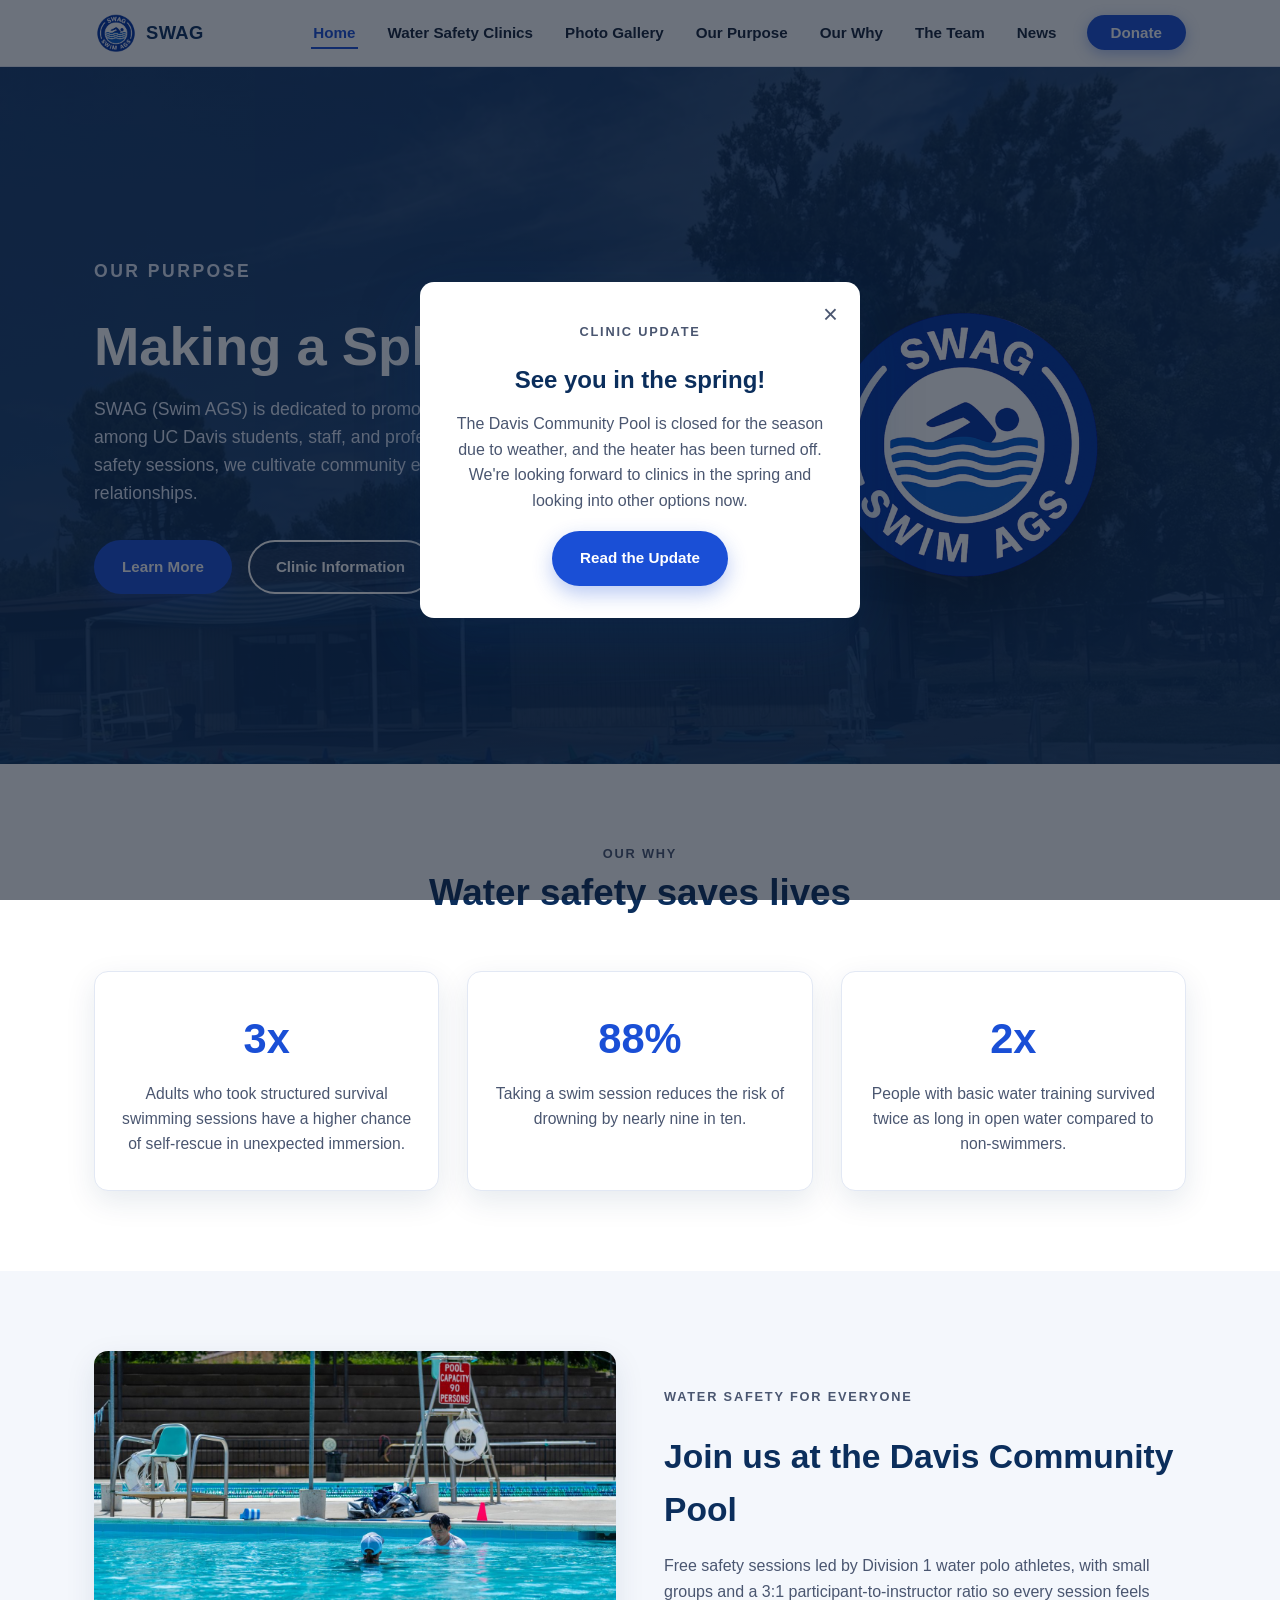
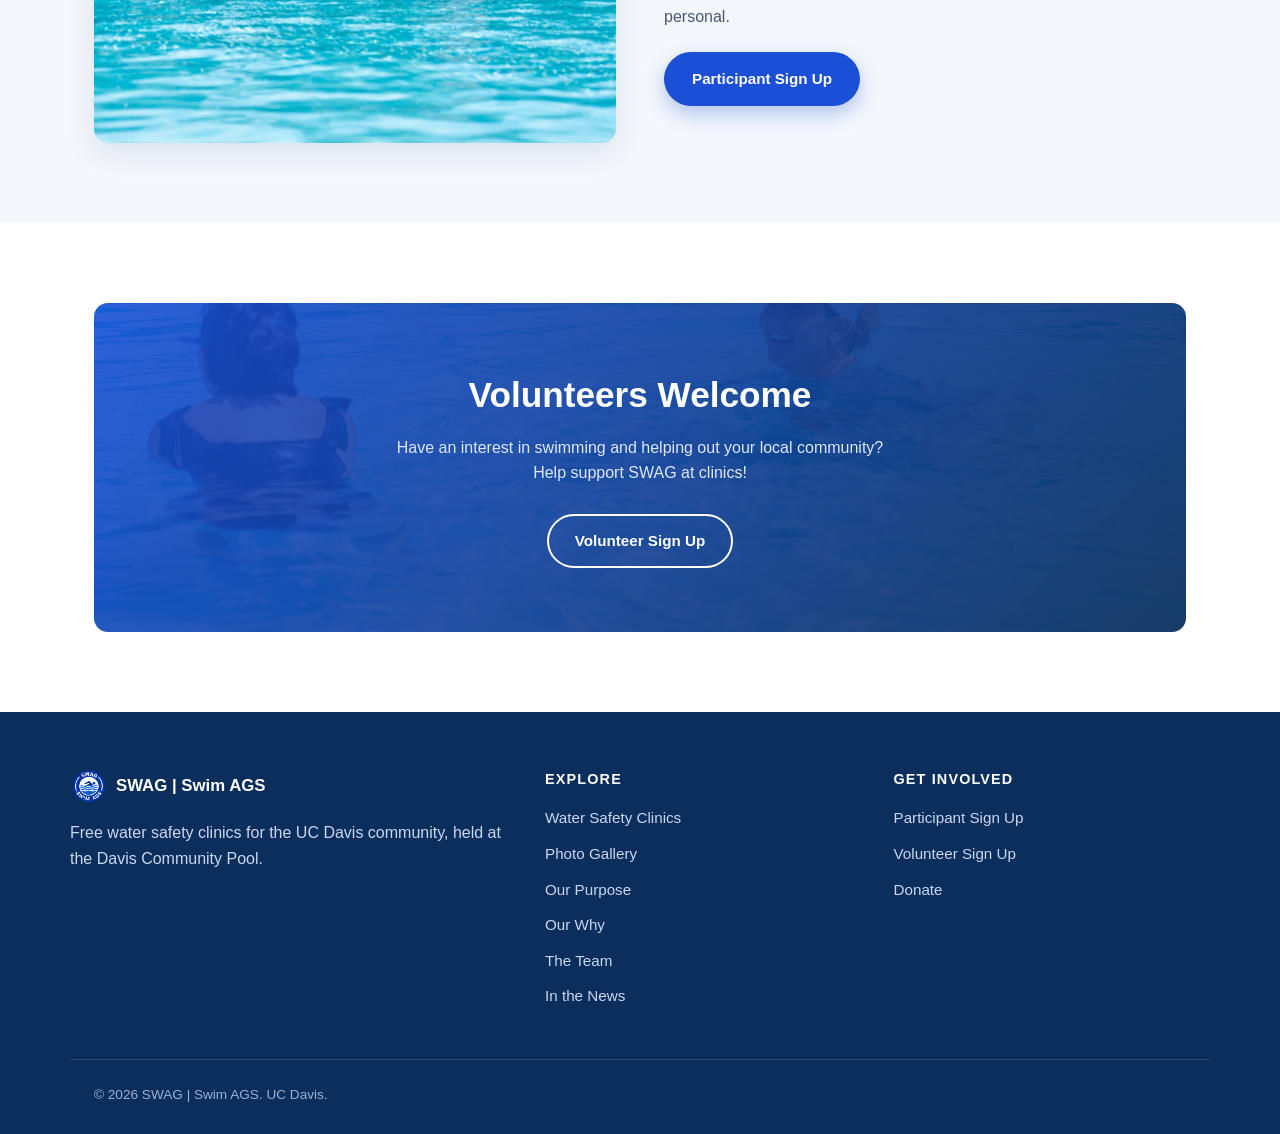
<file: index.html>
<!DOCTYPE html>
<html lang="en">
<head>
<meta charset="UTF-8">
<meta name="viewport" content="width=device-width, initial-scale=1.0">
<title>SWAG | Swim AGS | UC Davis Water Safety</title>
<meta name="description" content="SWAG (Swim AGS) offers free water safety clinics for UC Davis students, staff, and professors at the Davis Community Pool, led by Division 1 water polo athletes.">
<link rel="icon" href="images/logo.png">
<link rel="stylesheet" href="styles.css">
</head>
<body>

<header class="site-header">
  <div class="nav-wrap">
    <a class="brand" href="index.html">
      <img src="images/logo.png" alt="SWAG logo">
      SWAG
    </a>
    <a class="nav-donate-mobile" href="donate.html">Donate</a>
    <button class="nav-toggle" aria-label="Toggle menu">
      <span></span><span></span><span></span>
    </button>
    <ul class="nav-links">
      <li><a href="index.html" class="active">Home</a></li>
      <li><a href="water-safety-clinics.html">Water Safety Clinics</a></li>
      <li><a href="photo-gallery.html">Photo Gallery</a></li>
      <li><a href="our-purpose.html">Our Purpose</a></li>
      <li><a href="our-why.html">Our Why</a></li>
      <li><a href="the-team.html">The Team</a></li>
      <li><a href="news.html">News</a></li>
      <li><a href="donate.html" class="donate-btn">Donate</a></li>
    </ul>
  </div>
</header>

<section class="hero">
  <div class="hero-media"><img src="images/hero.jpg" alt="SWAG instructors with participants at the Davis Community Pool"></div>
  <div class="hero-inner">
    <div class="hero-grid">
      <div class="hero-text">
        <p class="eyebrow">Our Purpose</p>
        <h1>Making a Splash</h1>
        <p>SWAG (Swim AGS) is dedicated to promoting water safety and wellness among UC Davis students, staff, and professors. Through our free water safety sessions, we cultivate community engagement and meaningful relationships.</p>
        <div class="btn-row">
          <a class="btn btn-primary" href="our-purpose.html">Learn More</a>
          <a class="btn btn-outline" href="water-safety-clinics.html">Clinic Information</a>
        </div>
      </div>
      <div class="hero-visual">
        <img src="images/logo.png" alt="SWAG logo">
      </div>
    </div>
  </div>
</section>

<section>
  <div class="container">
    <div class="section-head">
      <p class="eyebrow">Our Why</p>
      <h2>Water safety saves lives</h2>
    </div>
    <div class="stats-grid">
      <div class="stat-card">
        <span class="stat-num">3x</span>
        <p>Adults who took structured survival swimming sessions have a higher chance of self-rescue in unexpected immersion.</p>
      </div>
      <div class="stat-card">
        <span class="stat-num">88%</span>
        <p>Taking a swim session reduces the risk of drowning by nearly nine in ten.</p>
      </div>
      <div class="stat-card">
        <span class="stat-num">2x</span>
        <p>People with basic water training survived twice as long in open water compared to non-swimmers.</p>
      </div>
    </div>
  </div>
</section>

<section class="section-soft">
  <div class="container">
    <div class="split">
      <img src="images/home-instruction.jpg" alt="A SWAG instructor working one-on-one with a participant in the pool">
      <div>
        <p class="eyebrow">Water Safety for Everyone</p>
        <h2>Join us at the Davis Community Pool</h2>
        <p>Free safety sessions led by Division 1 water polo athletes, with small groups and a 3:1 participant-to-instructor ratio so every session feels personal.</p>
        <a class="btn btn-primary" href="https://forms.gle/5JZZHzAvWUWawD1s6" target="_blank" rel="noopener">Participant Sign Up</a>
      </div>
    </div>
  </div>
</section>

<section>
  <div class="container">
    <div class="cta-band" style="background-image: linear-gradient(135deg, rgba(26,79,214,0.88), rgba(11,46,92,0.92)), url('images/volunteers-bg.jpg'); background-size: cover; background-position: center;">
      <h2>Volunteers Welcome</h2>
      <p>Have an interest in swimming and helping out your local community? Help support SWAG at clinics!</p>
      <div class="btn-row">
        <a class="btn btn-outline" href="https://forms.gle/j1ZQgwT3dPPv3zo89" target="_blank" rel="noopener">Volunteer Sign Up</a>
      </div>
    </div>
  </div>
</section>

<footer class="site-footer">
  <div class="footer-inner">
    <div>
      <div class="footer-brand">
        <img src="images/logo.png" alt="SWAG logo">
        <span>SWAG | Swim AGS</span>
      </div>
      <p>Free water safety clinics for the UC Davis community, held at the Davis Community Pool.</p>
    </div>
    <div>
      <h4>Explore</h4>
      <ul>
        <li><a href="water-safety-clinics.html">Water Safety Clinics</a></li>
        <li><a href="photo-gallery.html">Photo Gallery</a></li>
        <li><a href="our-purpose.html">Our Purpose</a></li>
        <li><a href="our-why.html">Our Why</a></li>
        <li><a href="the-team.html">The Team</a></li>
        <li><a href="news.html">In the News</a></li>
      </ul>
    </div>
    <div>
      <h4>Get Involved</h4>
      <ul>
        <li><a href="https://forms.gle/5JZZHzAvWUWawD1s6" target="_blank" rel="noopener">Participant Sign Up</a></li>
        <li><a href="https://forms.gle/j1ZQgwT3dPPv3zo89" target="_blank" rel="noopener">Volunteer Sign Up</a></li>
        <li><a href="donate.html">Donate</a></li>
      </ul>
    </div>
  </div>
  <div class="footer-bottom container">&copy; <span id="year"></span> SWAG | Swim AGS. UC Davis.</div>
</footer>

<script src="script.js"></script>
<script>document.getElementById('year').textContent = new Date().getFullYear();</script>
</body>
</html>
</file>
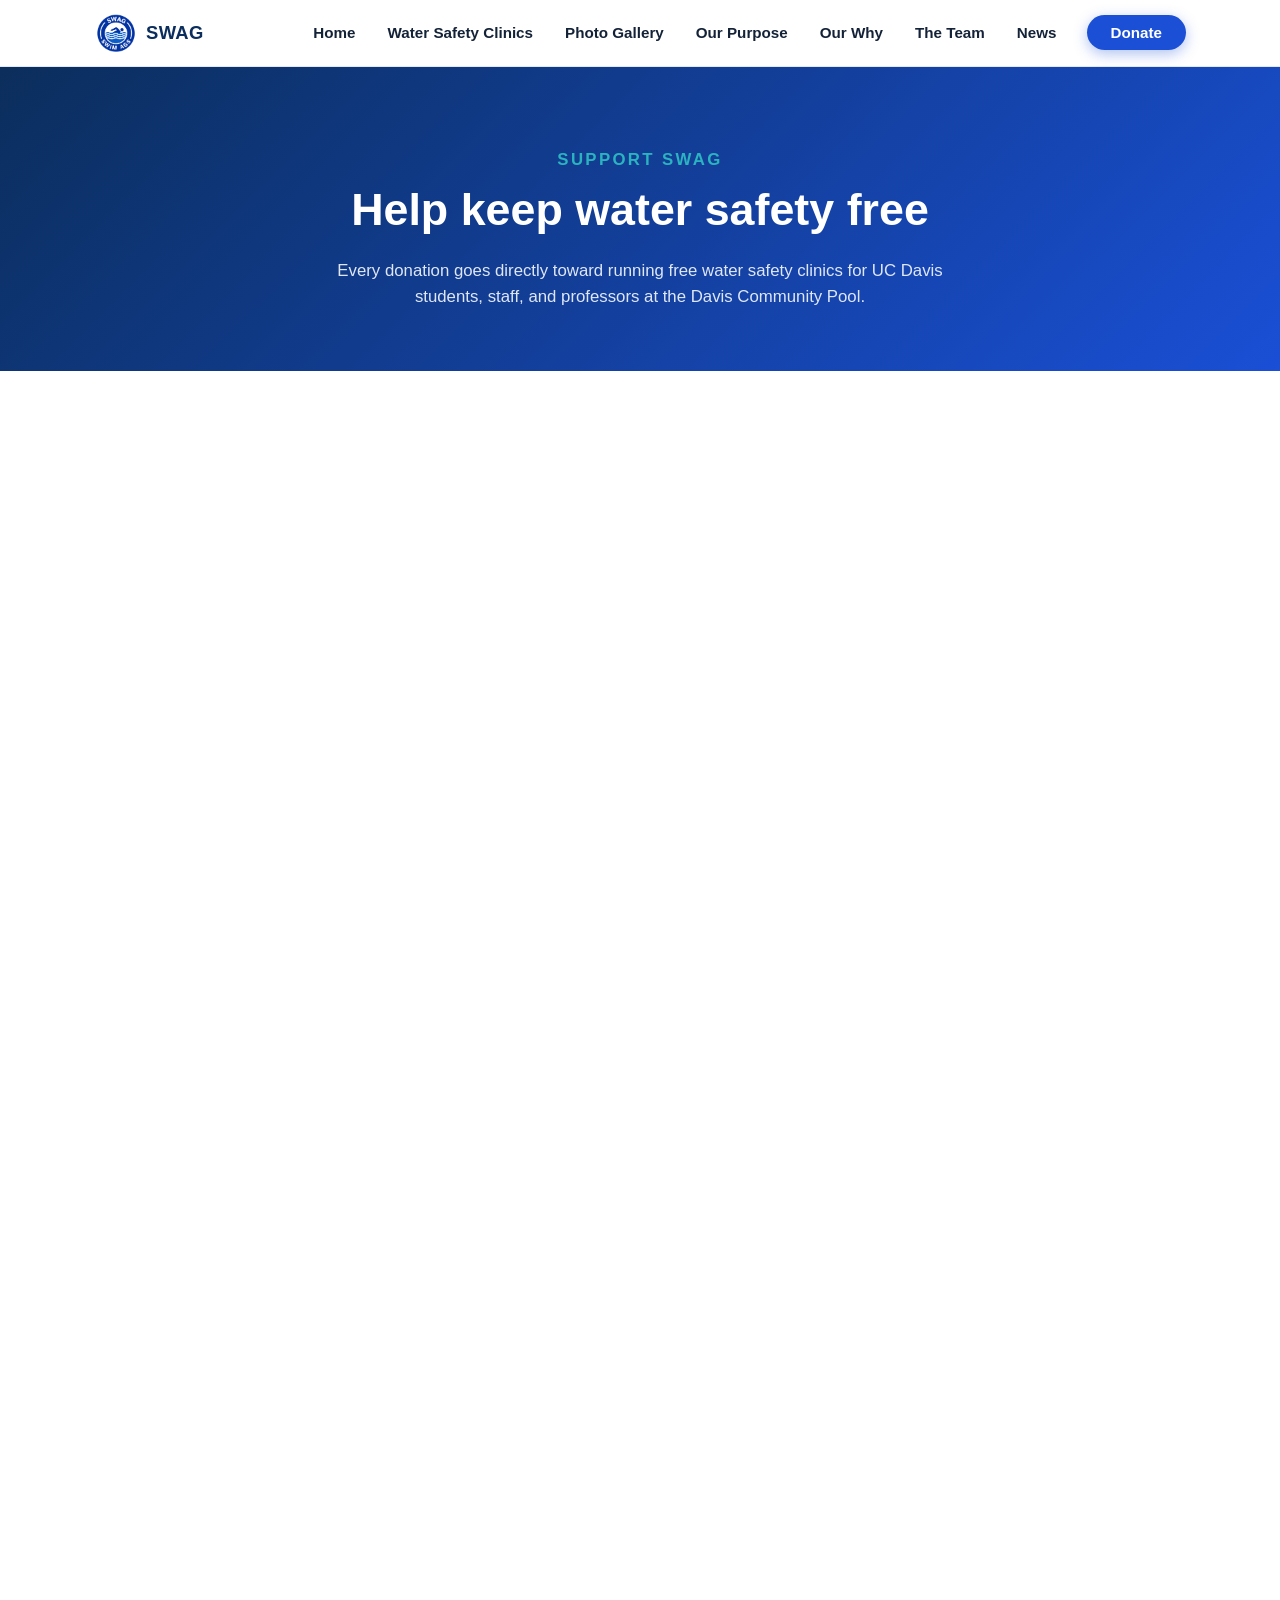
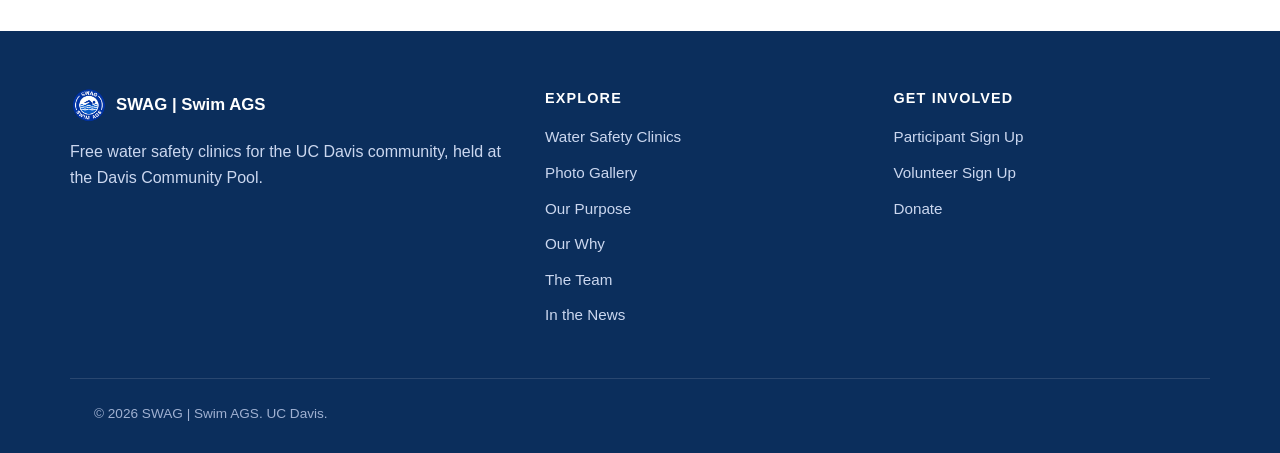
<file: donate.html>
<!DOCTYPE html>
<html lang="en">
<head>
<meta charset="UTF-8">
<meta name="viewport" content="width=device-width, initial-scale=1.0">
<title>Donate | SWAG</title>
<meta name="description" content="Support SWAG's free water safety clinics for the UC Davis community with a donation.">
<link rel="icon" href="images/logo.png">
<link rel="stylesheet" href="styles.css">
</head>
<body>

<header class="site-header">
  <div class="nav-wrap">
    <a class="brand" href="index.html">
      <img src="images/logo.png" alt="SWAG logo">
      SWAG
    </a>
    <a class="nav-donate-mobile" href="donate.html">Donate</a>
    <button class="nav-toggle" aria-label="Toggle menu">
      <span></span><span></span><span></span>
    </button>
    <ul class="nav-links">
      <li><a href="index.html">Home</a></li>
      <li><a href="water-safety-clinics.html">Water Safety Clinics</a></li>
      <li><a href="photo-gallery.html">Photo Gallery</a></li>
      <li><a href="our-purpose.html">Our Purpose</a></li>
      <li><a href="our-why.html">Our Why</a></li>
      <li><a href="the-team.html">The Team</a></li>
      <li><a href="news.html">News</a></li>
      <li><a href="donate.html" class="donate-btn active">Donate</a></li>
    </ul>
  </div>
</header>

<section class="page-hero">
  <p class="eyebrow">Support SWAG</p>
  <h1>Help keep water safety free</h1>
  <p>Every donation goes directly toward running free water safety clinics for UC Davis students, staff, and professors at the Davis Community Pool.</p>
</section>

<section>
  <div class="container">
    <div style="max-width: 640px; margin: 0 auto;">
      <div class="omprakash-embed-wrapper" style="height:1100px; position: relative; overflow: visible;"><iframe allowfullscreen="" frameborder="0" src="https://www.omprakash.org/global/swag--swim-ags-/donate/embed?background=%23FFFFF5" style="position: absolute;top: 0;left: 0;width: 100%;height: 100%;" width="640"></iframe></div>
    </div>
  </div>
</section>

<footer class="site-footer">
  <div class="footer-inner">
    <div>
      <div class="footer-brand">
        <img src="images/logo.png" alt="SWAG logo">
        <span>SWAG | Swim AGS</span>
      </div>
      <p>Free water safety clinics for the UC Davis community, held at the Davis Community Pool.</p>
    </div>
    <div>
      <h4>Explore</h4>
      <ul>
        <li><a href="water-safety-clinics.html">Water Safety Clinics</a></li>
        <li><a href="photo-gallery.html">Photo Gallery</a></li>
        <li><a href="our-purpose.html">Our Purpose</a></li>
        <li><a href="our-why.html">Our Why</a></li>
        <li><a href="the-team.html">The Team</a></li>
        <li><a href="news.html">In the News</a></li>
      </ul>
    </div>
    <div>
      <h4>Get Involved</h4>
      <ul>
        <li><a href="https://forms.gle/5JZZHzAvWUWawD1s6" target="_blank" rel="noopener">Participant Sign Up</a></li>
        <li><a href="https://forms.gle/j1ZQgwT3dPPv3zo89" target="_blank" rel="noopener">Volunteer Sign Up</a></li>
        <li><a href="donate.html">Donate</a></li>
      </ul>
    </div>
  </div>
  <div class="footer-bottom container">&copy; <span id="year"></span> SWAG | Swim AGS. UC Davis.</div>
</footer>

<script src="script.js"></script>
<script>document.getElementById('year').textContent = new Date().getFullYear();</script>
</body>
</html>
</file>
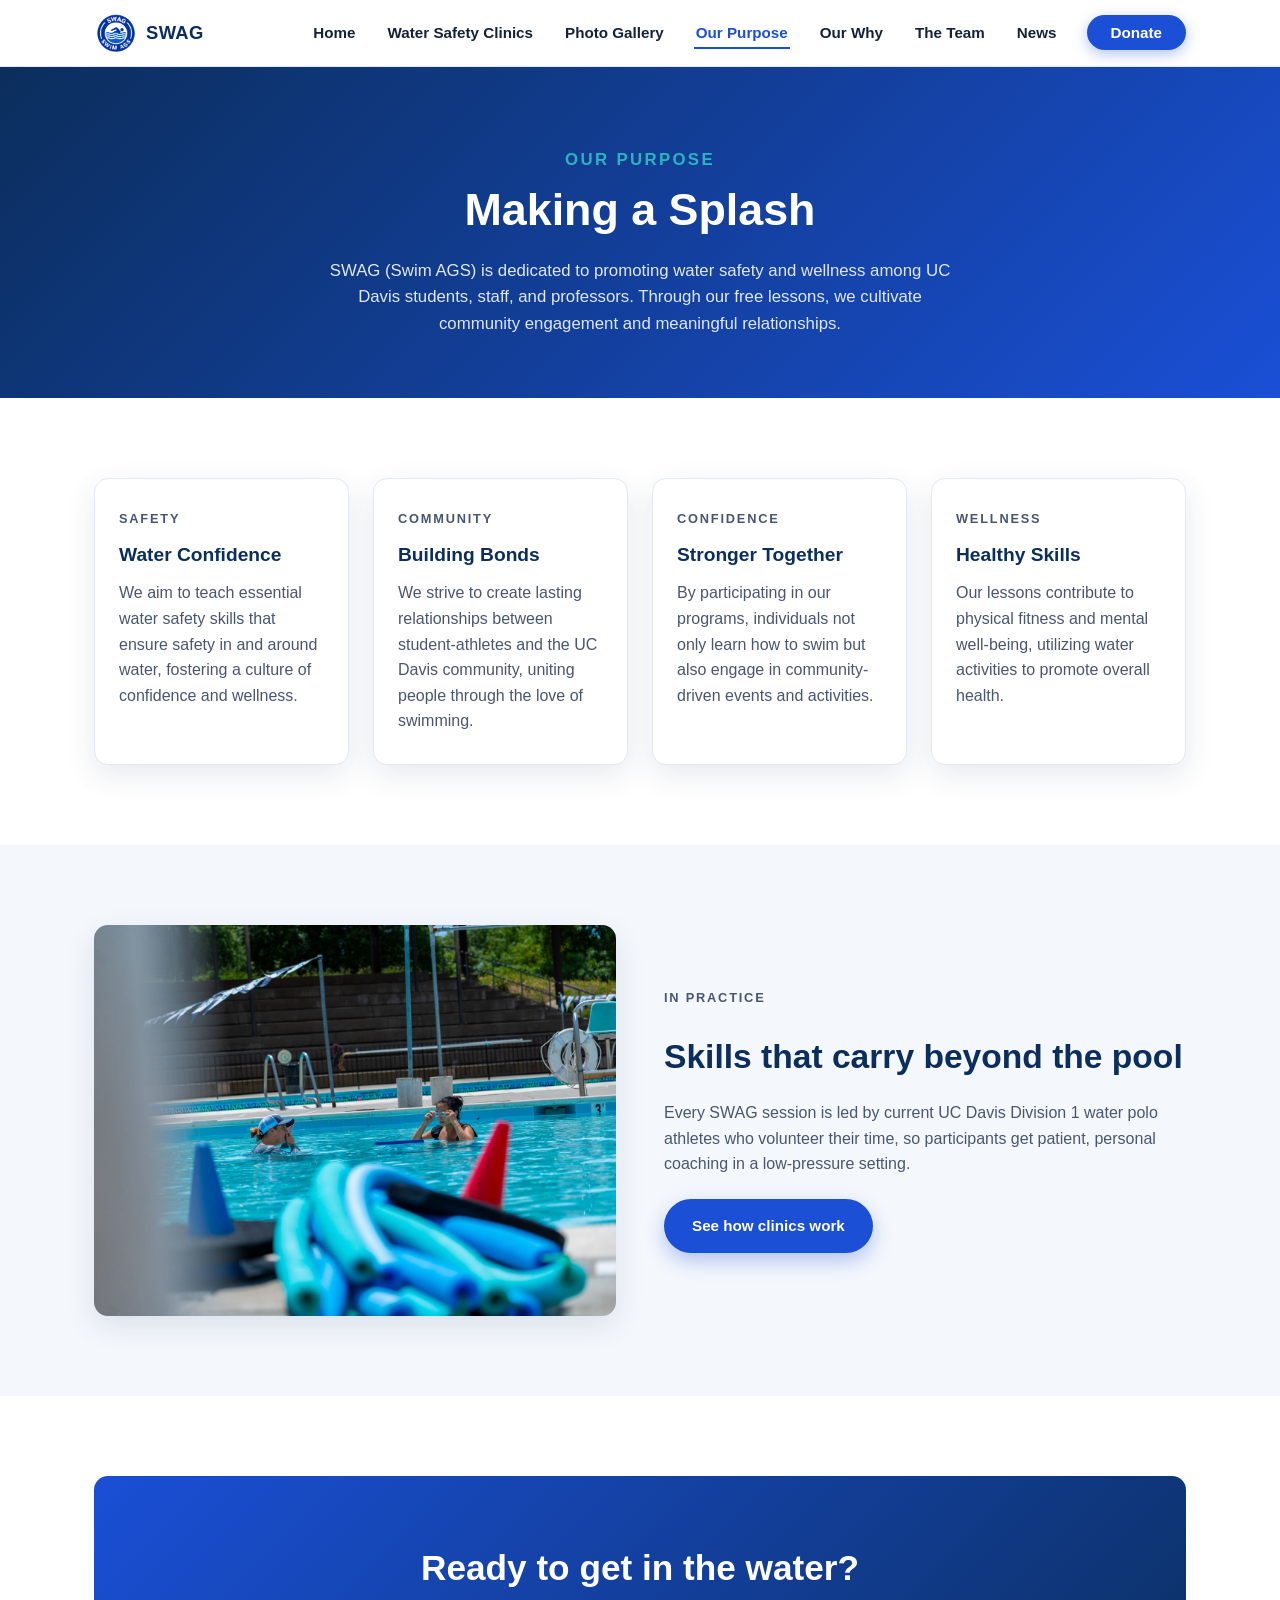
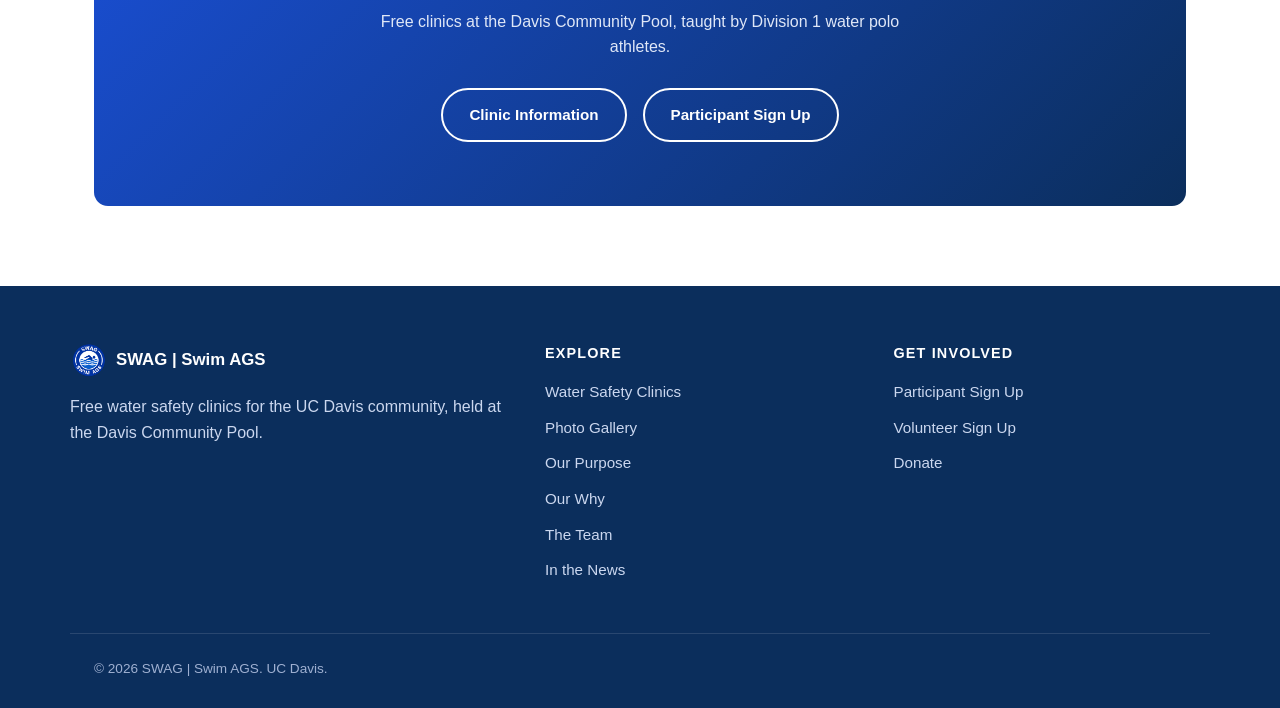
<file: our-purpose.html>
<!DOCTYPE html>
<html lang="en">
<head>
<meta charset="UTF-8">
<meta name="viewport" content="width=device-width, initial-scale=1.0">
<title>Our Purpose | SWAG</title>
<meta name="description" content="SWAG promotes water confidence, community, engagement, and wellness for the UC Davis community.">
<link rel="icon" href="images/logo.png">
<link rel="stylesheet" href="styles.css">
</head>
<body>

<header class="site-header">
  <div class="nav-wrap">
    <a class="brand" href="index.html">
      <img src="images/logo.png" alt="SWAG logo">
      SWAG
    </a>
    <a class="nav-donate-mobile" href="donate.html">Donate</a>
    <button class="nav-toggle" aria-label="Toggle menu">
      <span></span><span></span><span></span>
    </button>
    <ul class="nav-links">
      <li><a href="index.html">Home</a></li>
      <li><a href="water-safety-clinics.html">Water Safety Clinics</a></li>
      <li><a href="photo-gallery.html">Photo Gallery</a></li>
      <li><a href="our-purpose.html" class="active">Our Purpose</a></li>
      <li><a href="our-why.html">Our Why</a></li>
      <li><a href="the-team.html">The Team</a></li>
      <li><a href="news.html">News</a></li>
      <li><a href="donate.html" class="donate-btn">Donate</a></li>
    </ul>
  </div>
</header>

<section class="page-hero">
  <p class="eyebrow">Our Purpose</p>
  <h1>Making a Splash</h1>
  <p>SWAG (Swim AGS) is dedicated to promoting water safety and wellness among UC Davis students, staff, and professors. Through our free lessons, we cultivate community engagement and meaningful relationships.</p>
</section>

<section>
  <div class="container">
    <div class="cards-grid">
      <div class="card">
        <p class="eyebrow">Safety</p>
        <h3>Water Confidence</h3>
        <p>We aim to teach essential water safety skills that ensure safety in and around water, fostering a culture of confidence and wellness.</p>
      </div>
      <div class="card">
        <p class="eyebrow">Community</p>
        <h3>Building Bonds</h3>
        <p>We strive to create lasting relationships between student-athletes and the UC Davis community, uniting people through the love of swimming.</p>
      </div>
      <div class="card">
        <p class="eyebrow">Confidence</p>
        <h3>Stronger Together</h3>
        <p>By participating in our programs, individuals not only learn how to swim but also engage in community-driven events and activities.</p>
      </div>
      <div class="card">
        <p class="eyebrow">Wellness</p>
        <h3>Healthy Skills</h3>
        <p>Our lessons contribute to physical fitness and mental well-being, utilizing water activities to promote overall health.</p>
      </div>
    </div>
  </div>
</section>

<section class="section-soft">
  <div class="container">
    <div class="split">
      <img src="images/purpose-feature.jpg" alt="A SWAG instructor guiding a participant through a water safety skill">
      <div>
        <p class="eyebrow">In practice</p>
        <h2>Skills that carry beyond the pool</h2>
        <p>Every SWAG session is led by current UC Davis Division 1 water polo athletes who volunteer their time, so participants get patient, personal coaching in a low-pressure setting.</p>
        <a class="btn btn-primary" href="water-safety-clinics.html">See how clinics work</a>
      </div>
    </div>
  </div>
</section>

<section>
  <div class="container">
    <div class="cta-band">
      <h2>Ready to get in the water?</h2>
      <p>Free clinics at the Davis Community Pool, taught by Division 1 water polo athletes.</p>
      <div class="btn-row">
        <a class="btn btn-outline" href="water-safety-clinics.html">Clinic Information</a>
        <a class="btn btn-outline" href="https://forms.gle/5JZZHzAvWUWawD1s6" target="_blank" rel="noopener">Participant Sign Up</a>
      </div>
    </div>
  </div>
</section>

<footer class="site-footer">
  <div class="footer-inner">
    <div>
      <div class="footer-brand">
        <img src="images/logo.png" alt="SWAG logo">
        <span>SWAG | Swim AGS</span>
      </div>
      <p>Free water safety clinics for the UC Davis community, held at the Davis Community Pool.</p>
    </div>
    <div>
      <h4>Explore</h4>
      <ul>
        <li><a href="water-safety-clinics.html">Water Safety Clinics</a></li>
        <li><a href="photo-gallery.html">Photo Gallery</a></li>
        <li><a href="our-purpose.html">Our Purpose</a></li>
        <li><a href="our-why.html">Our Why</a></li>
        <li><a href="the-team.html">The Team</a></li>
        <li><a href="news.html">In the News</a></li>
      </ul>
    </div>
    <div>
      <h4>Get Involved</h4>
      <ul>
        <li><a href="https://forms.gle/5JZZHzAvWUWawD1s6" target="_blank" rel="noopener">Participant Sign Up</a></li>
        <li><a href="https://forms.gle/j1ZQgwT3dPPv3zo89" target="_blank" rel="noopener">Volunteer Sign Up</a></li>
        <li><a href="donate.html">Donate</a></li>
      </ul>
    </div>
  </div>
  <div class="footer-bottom container">&copy; <span id="year"></span> SWAG | Swim AGS. UC Davis.</div>
</footer>

<script src="script.js"></script>
<script>document.getElementById('year').textContent = new Date().getFullYear();</script>
</body>
</html>
</file>
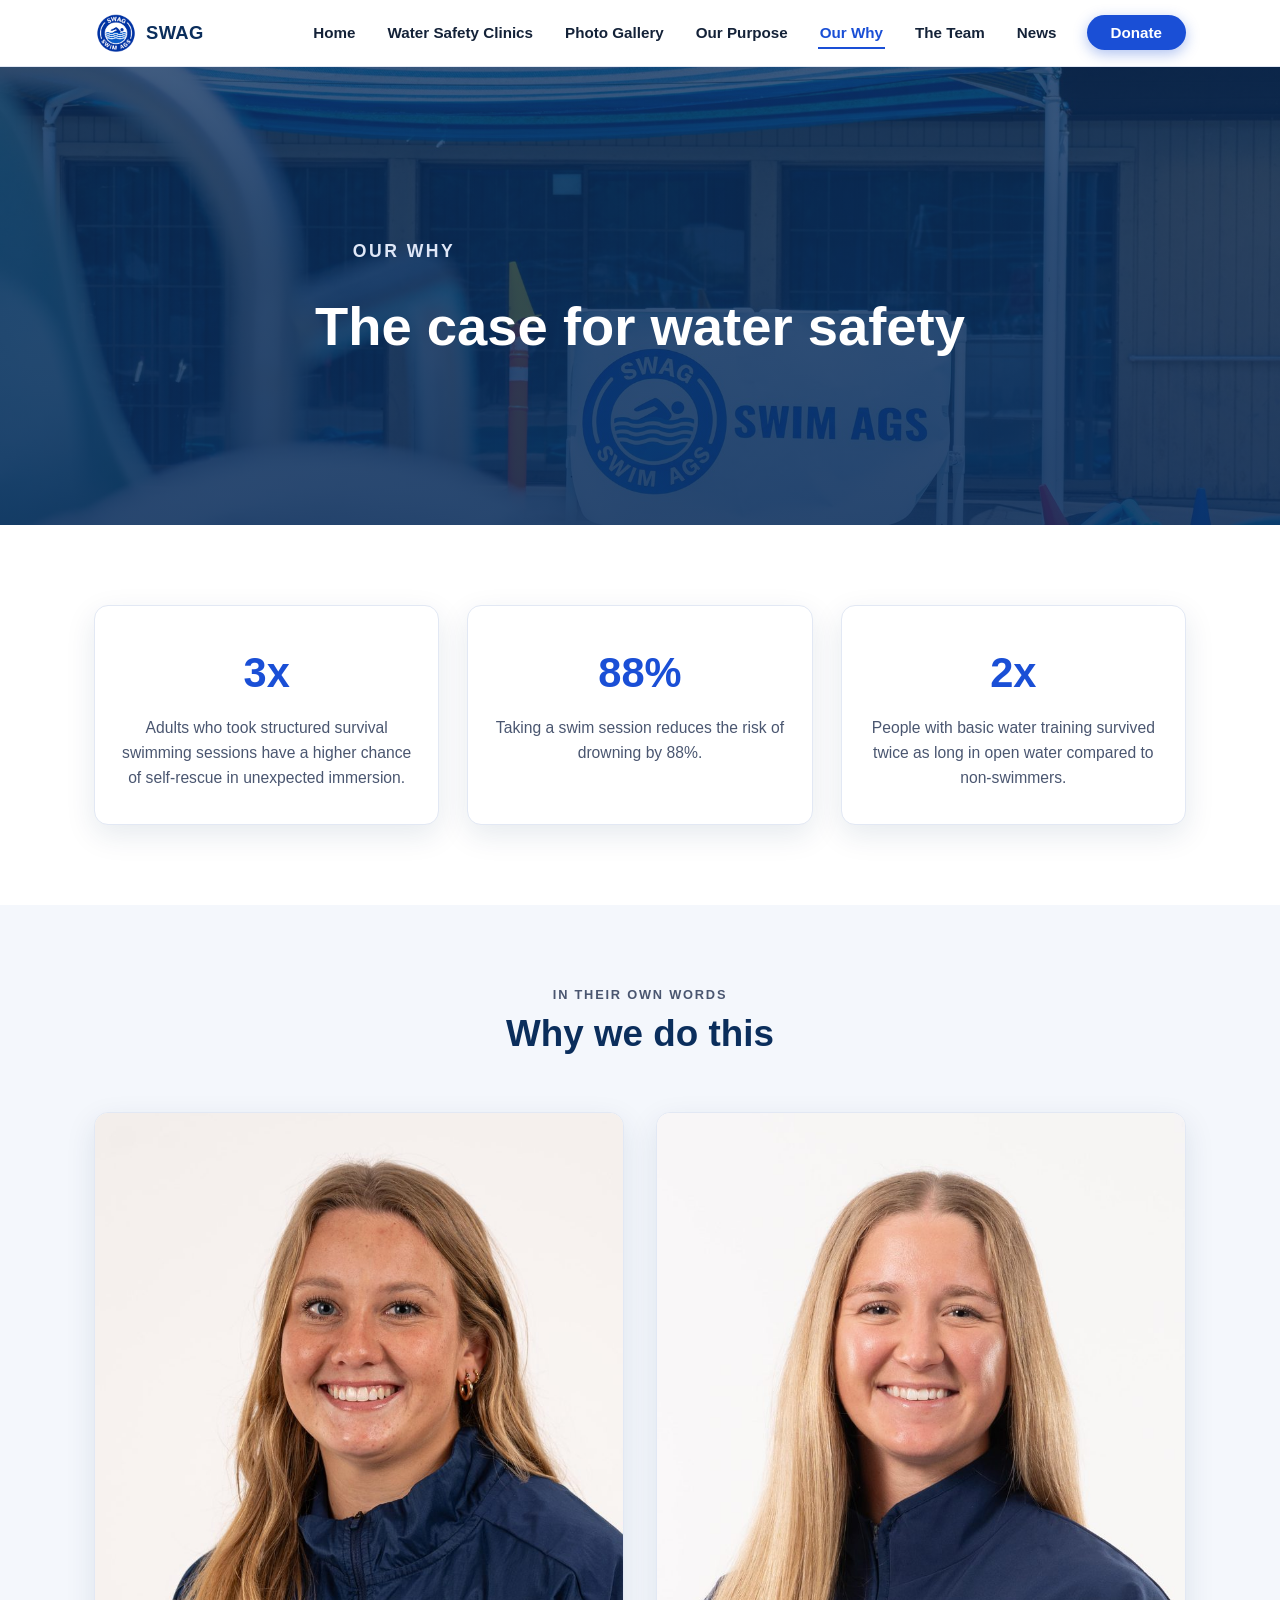
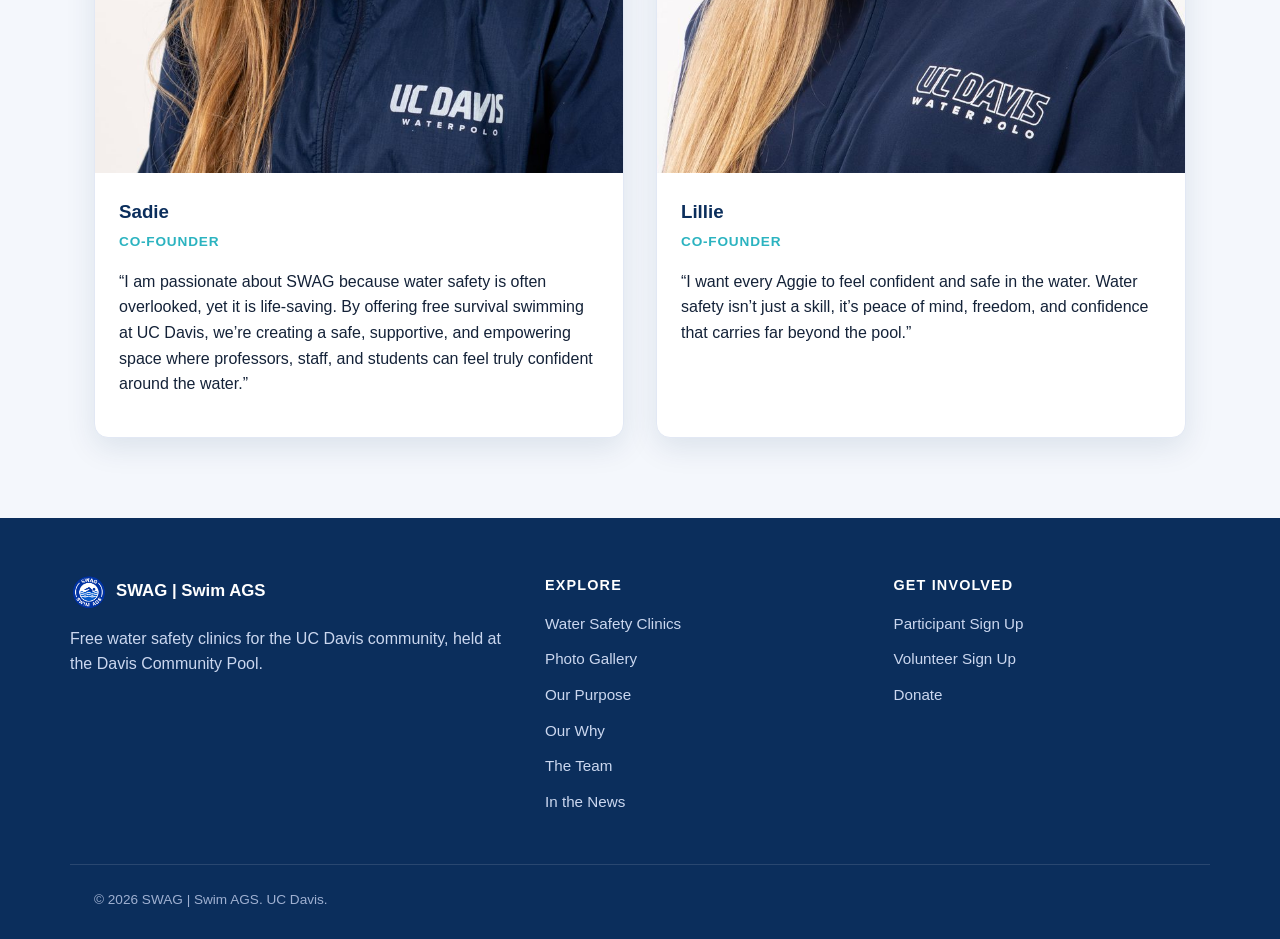
<file: our-why.html>
<!DOCTYPE html>
<html lang="en">
<head>
<meta charset="UTF-8">
<meta name="viewport" content="width=device-width, initial-scale=1.0">
<title>Our Why | SWAG</title>
<meta name="description" content="Why water safety matters: the data behind SWAG's mission, and the stories from the people behind it.">
<link rel="icon" href="images/logo.png">
<link rel="stylesheet" href="styles.css">
</head>
<body>

<header class="site-header">
  <div class="nav-wrap">
    <a class="brand" href="index.html">
      <img src="images/logo.png" alt="SWAG logo">
      SWAG
    </a>
    <a class="nav-donate-mobile" href="donate.html">Donate</a>
    <button class="nav-toggle" aria-label="Toggle menu">
      <span></span><span></span><span></span>
    </button>
    <ul class="nav-links">
      <li><a href="index.html">Home</a></li>
      <li><a href="water-safety-clinics.html">Water Safety Clinics</a></li>
      <li><a href="photo-gallery.html">Photo Gallery</a></li>
      <li><a href="our-purpose.html">Our Purpose</a></li>
      <li><a href="our-why.html" class="active">Our Why</a></li>
      <li><a href="the-team.html">The Team</a></li>
      <li><a href="news.html">News</a></li>
      <li><a href="donate.html" class="donate-btn">Donate</a></li>
    </ul>
  </div>
</header>

<section class="hero">
  <div class="hero-media"><img src="images/why-hero.jpg" alt="The SWAG sign poolside at the Davis Community Pool"></div>
  <div class="hero-inner" style="text-align:center; padding-top:90px; padding-bottom:70px;">
    <p class="eyebrow" style="text-align:center;">Our Why</p>
    <h1>The case for water safety</h1>
  </div>
</section>

<section>
  <div class="container">
    <div class="stats-grid">
      <div class="stat-card">
        <span class="stat-num">3x</span>
        <p>Adults who took structured survival swimming sessions have a higher chance of self-rescue in unexpected immersion.</p>
      </div>
      <div class="stat-card">
        <span class="stat-num">88%</span>
        <p>Taking a swim session reduces the risk of drowning by 88%.</p>
      </div>
      <div class="stat-card">
        <span class="stat-num">2x</span>
        <p>People with basic water training survived twice as long in open water compared to non-swimmers.</p>
      </div>
    </div>
  </div>
</section>

<section class="section-soft">
  <div class="container">
    <div class="section-head">
      <p class="eyebrow">In their own words</p>
      <h2>Why we do this</h2>
    </div>
    <div class="team-grid">
      <div class="team-card">
        <img src="images/team-sadie.jpg" alt="Sadie">
        <div class="team-card-body">
          <h3>Sadie</h3>
          <span class="role">Co-Founder</span>
          <p>&ldquo;I am passionate about SWAG because water safety is often overlooked, yet it is life-saving. By offering free survival swimming at UC Davis, we&rsquo;re creating a safe, supportive, and empowering space where professors, staff, and students can feel truly confident around the water.&rdquo;</p>
        </div>
      </div>
      <div class="team-card">
        <img src="images/team-lillie.jpg" alt="Lillie">
        <div class="team-card-body">
          <h3>Lillie</h3>
          <span class="role">Co-Founder</span>
          <p>&ldquo;I want every Aggie to feel confident and safe in the water. Water safety isn&rsquo;t just a skill, it&rsquo;s peace of mind, freedom, and confidence that carries far beyond the pool.&rdquo;</p>
        </div>
      </div>
    </div>
  </div>
</section>

<footer class="site-footer">
  <div class="footer-inner">
    <div>
      <div class="footer-brand">
        <img src="images/logo.png" alt="SWAG logo">
        <span>SWAG | Swim AGS</span>
      </div>
      <p>Free water safety clinics for the UC Davis community, held at the Davis Community Pool.</p>
    </div>
    <div>
      <h4>Explore</h4>
      <ul>
        <li><a href="water-safety-clinics.html">Water Safety Clinics</a></li>
        <li><a href="photo-gallery.html">Photo Gallery</a></li>
        <li><a href="our-purpose.html">Our Purpose</a></li>
        <li><a href="our-why.html">Our Why</a></li>
        <li><a href="the-team.html">The Team</a></li>
        <li><a href="news.html">In the News</a></li>
      </ul>
    </div>
    <div>
      <h4>Get Involved</h4>
      <ul>
        <li><a href="https://forms.gle/5JZZHzAvWUWawD1s6" target="_blank" rel="noopener">Participant Sign Up</a></li>
        <li><a href="https://forms.gle/j1ZQgwT3dPPv3zo89" target="_blank" rel="noopener">Volunteer Sign Up</a></li>
        <li><a href="donate.html">Donate</a></li>
      </ul>
    </div>
  </div>
  <div class="footer-bottom container">&copy; <span id="year"></span> SWAG | Swim AGS. UC Davis.</div>
</footer>

<script src="script.js"></script>
<script>document.getElementById('year').textContent = new Date().getFullYear();</script>
</body>
</html>
</file>
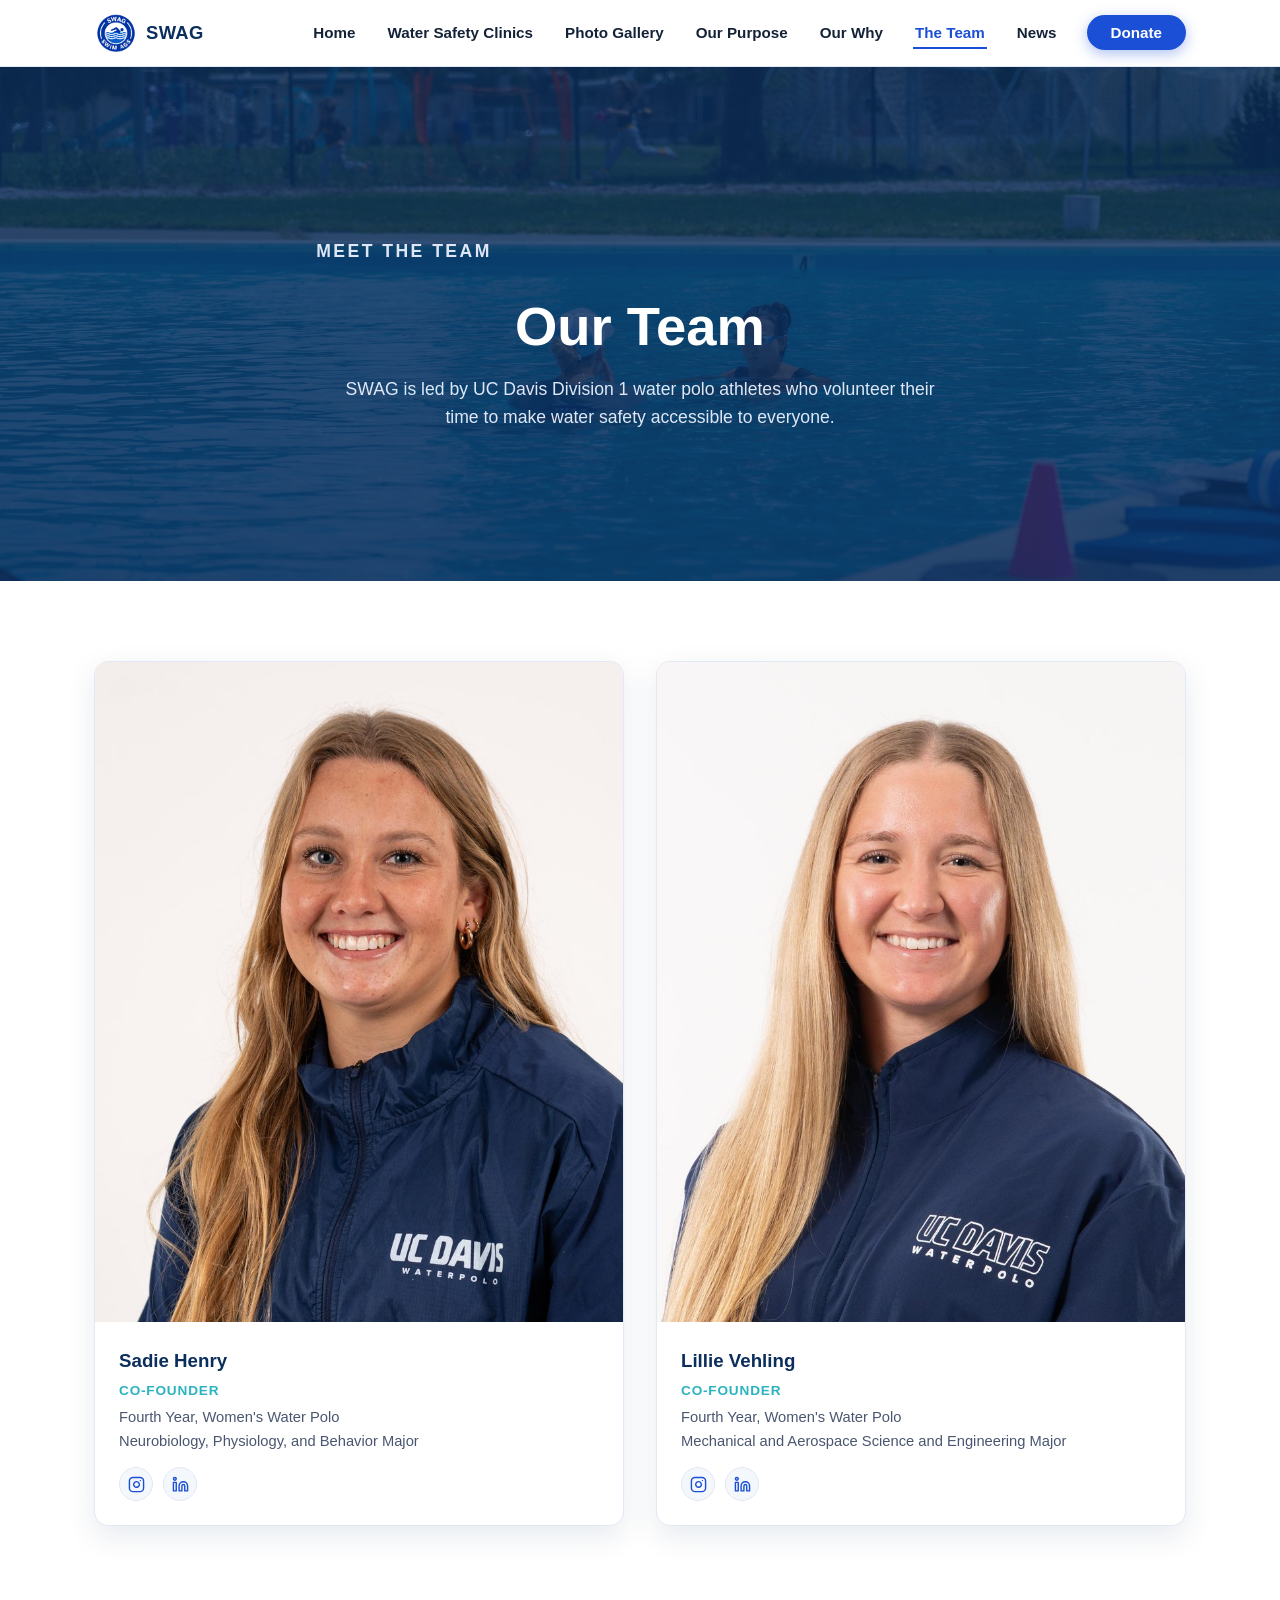
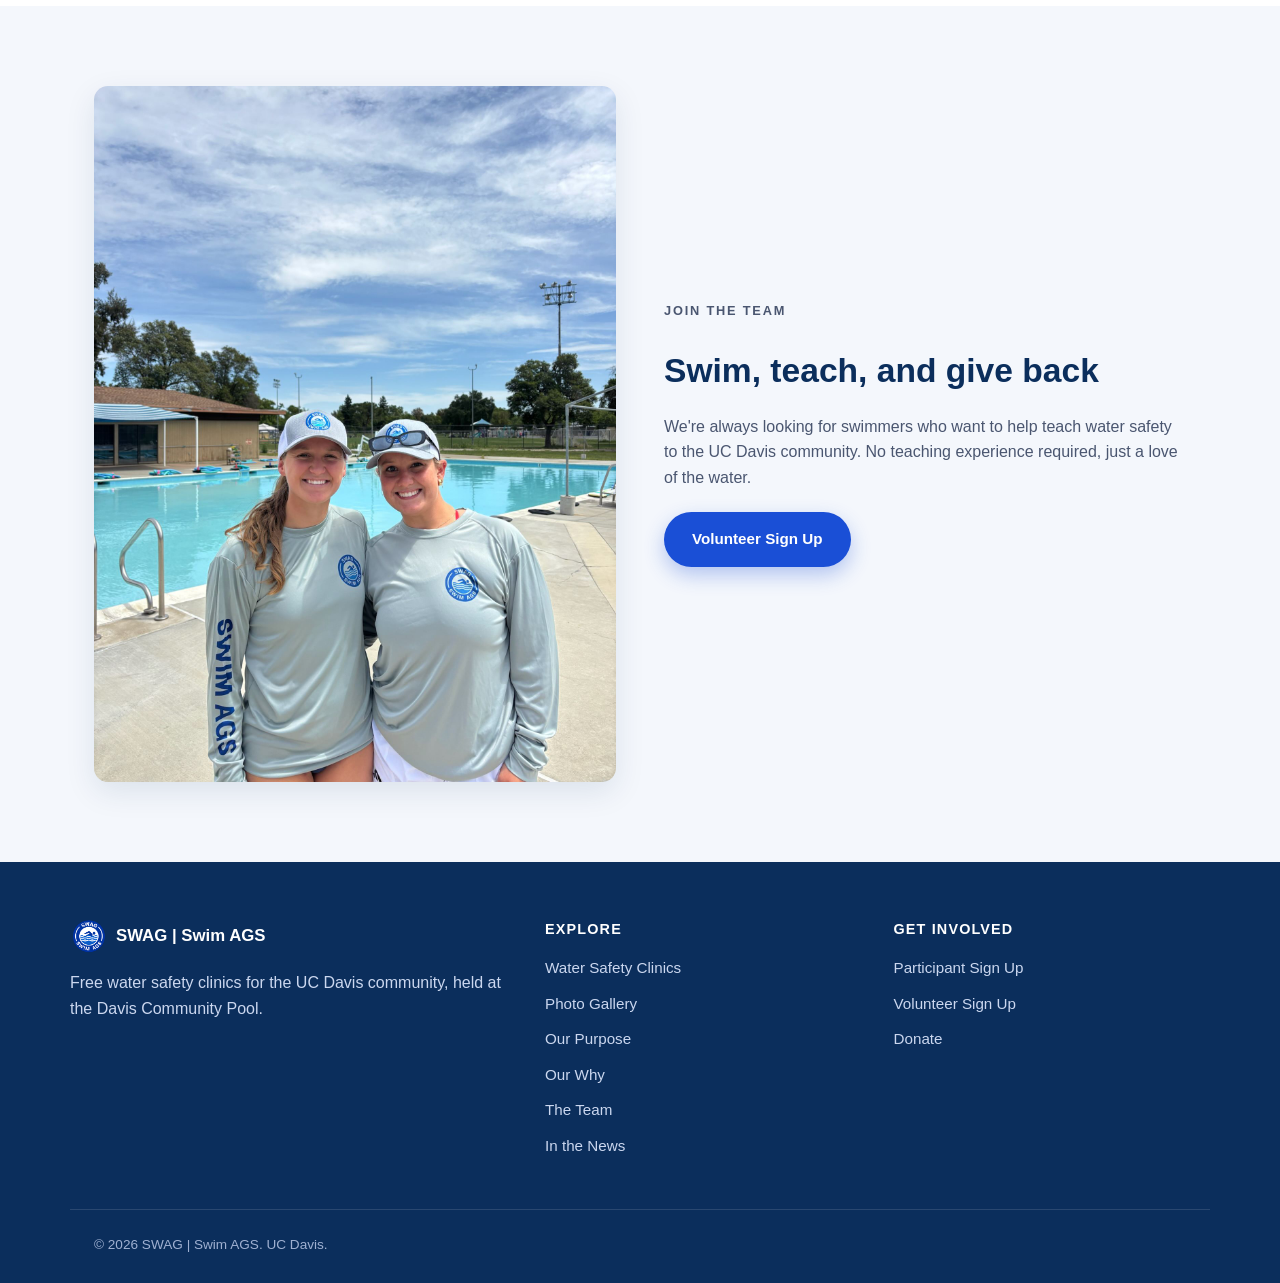
<file: the-team.html>
<!DOCTYPE html>
<html lang="en">
<head>
<meta charset="UTF-8">
<meta name="viewport" content="width=device-width, initial-scale=1.0">
<title>The Team | SWAG</title>
<meta name="description" content="Meet the UC Davis Division 1 water polo athletes behind SWAG.">
<link rel="icon" href="images/logo.png">
<link rel="stylesheet" href="styles.css">
</head>
<body>

<header class="site-header">
  <div class="nav-wrap">
    <a class="brand" href="index.html">
      <img src="images/logo.png" alt="SWAG logo">
      SWAG
    </a>
    <a class="nav-donate-mobile" href="donate.html">Donate</a>
    <button class="nav-toggle" aria-label="Toggle menu">
      <span></span><span></span><span></span>
    </button>
    <ul class="nav-links">
      <li><a href="index.html">Home</a></li>
      <li><a href="water-safety-clinics.html">Water Safety Clinics</a></li>
      <li><a href="photo-gallery.html">Photo Gallery</a></li>
      <li><a href="our-purpose.html">Our Purpose</a></li>
      <li><a href="our-why.html">Our Why</a></li>
      <li><a href="the-team.html" class="active">The Team</a></li>
      <li><a href="news.html">News</a></li>
      <li><a href="donate.html" class="donate-btn">Donate</a></li>
    </ul>
  </div>
</header>

<section class="hero">
  <div class="hero-media"><img src="images/team-hero.jpg" alt="A SWAG instructor talking with a participant in the pool"></div>
  <div class="hero-inner" style="text-align:center; padding-top:90px; padding-bottom:70px;">
    <p class="eyebrow" style="text-align:center;">Meet the Team</p>
    <h1>Our Team</h1>
    <p style="margin:0 auto;">SWAG is led by UC Davis Division 1 water polo athletes who volunteer their time to make water safety accessible to everyone.</p>
  </div>
</section>

<section>
  <div class="container">
    <div class="team-grid">
      <div class="team-card">
        <img src="images/team-sadie.jpg" alt="Sadie Henry, SWAG co-founder">
        <div class="team-card-body">
          <h3>Sadie Henry</h3>
          <span class="role">Co-Founder</span>
          <p class="team-meta">Fourth Year, Women's Water Polo<br>Neurobiology, Physiology, and Behavior Major</p>
          <ul class="team-social">
            <li><a href="https://www.instagram.com/sadiehenry.14" target="_blank" rel="noopener" aria-label="Sadie's Instagram"><svg viewBox="0 0 24 24" fill="none" stroke="currentColor" stroke-width="2" stroke-linecap="round" stroke-linejoin="round"><rect x="2" y="2" width="20" height="20" rx="5" ry="5"></rect><path d="M16 11.37A4 4 0 1 1 12.63 8 4 4 0 0 1 16 11.37z"></path><line x1="17.5" y1="6.5" x2="17.51" y2="6.5"></line></svg></a></li>
            <li><a href="https://www.linkedin.com/in/sadie-henry-9a6641353/" target="_blank" rel="noopener" aria-label="Sadie's LinkedIn"><svg viewBox="0 0 24 24" fill="none" stroke="currentColor" stroke-width="2" stroke-linecap="round" stroke-linejoin="round"><path d="M16 8a6 6 0 0 1 6 6v7h-4v-7a2 2 0 0 0-2-2 2 2 0 0 0-2 2v7h-4v-7a6 6 0 0 1 6-6z"></path><rect x="2" y="9" width="4" height="12"></rect><circle cx="4" cy="4" r="2"></circle></svg></a></li>
          </ul>
        </div>
      </div>
      <div class="team-card">
        <img src="images/team-lillie.jpg" alt="Lillie Vehling, SWAG co-founder">
        <div class="team-card-body">
          <h3>Lillie Vehling</h3>
          <span class="role">Co-Founder</span>
          <p class="team-meta">Fourth Year, Women's Water Polo<br>Mechanical and Aerospace Science and Engineering Major</p>
          <ul class="team-social">
            <li><a href="https://www.instagram.com/lillievehling_21" target="_blank" rel="noopener" aria-label="Lillie's Instagram"><svg viewBox="0 0 24 24" fill="none" stroke="currentColor" stroke-width="2" stroke-linecap="round" stroke-linejoin="round"><rect x="2" y="2" width="20" height="20" rx="5" ry="5"></rect><path d="M16 11.37A4 4 0 1 1 12.63 8 4 4 0 0 1 16 11.37z"></path><line x1="17.5" y1="6.5" x2="17.51" y2="6.5"></line></svg></a></li>
            <li><a href="https://www.linkedin.com/in/lillie-vehling-414249281/" target="_blank" rel="noopener" aria-label="Lillie's LinkedIn"><svg viewBox="0 0 24 24" fill="none" stroke="currentColor" stroke-width="2" stroke-linecap="round" stroke-linejoin="round"><path d="M16 8a6 6 0 0 1 6 6v7h-4v-7a2 2 0 0 0-2-2 2 2 0 0 0-2 2v7h-4v-7a6 6 0 0 1 6-6z"></path><rect x="2" y="9" width="4" height="12"></rect><circle cx="4" cy="4" r="2"></circle></svg></a></li>
          </ul>
        </div>
      </div>
    </div>
  </div>
</section>

<section class="section-soft">
  <div class="container">
    <div class="split">
      <img src="images/team-group.jpg" alt="Sadie and Lillie poolside at a SWAG clinic">
      <div>
        <p class="eyebrow">Join the team</p>
        <h2>Swim, teach, and give back</h2>
        <p>We're always looking for swimmers who want to help teach water safety to the UC Davis community. No teaching experience required, just a love of the water.</p>
        <a class="btn btn-primary" href="https://forms.gle/j1ZQgwT3dPPv3zo89" target="_blank" rel="noopener">Volunteer Sign Up</a>
      </div>
    </div>
  </div>
</section>

<footer class="site-footer">
  <div class="footer-inner">
    <div>
      <div class="footer-brand">
        <img src="images/logo.png" alt="SWAG logo">
        <span>SWAG | Swim AGS</span>
      </div>
      <p>Free water safety clinics for the UC Davis community, held at the Davis Community Pool.</p>
    </div>
    <div>
      <h4>Explore</h4>
      <ul>
        <li><a href="water-safety-clinics.html">Water Safety Clinics</a></li>
        <li><a href="photo-gallery.html">Photo Gallery</a></li>
        <li><a href="our-purpose.html">Our Purpose</a></li>
        <li><a href="our-why.html">Our Why</a></li>
        <li><a href="the-team.html">The Team</a></li>
        <li><a href="news.html">In the News</a></li>
      </ul>
    </div>
    <div>
      <h4>Get Involved</h4>
      <ul>
        <li><a href="https://forms.gle/5JZZHzAvWUWawD1s6" target="_blank" rel="noopener">Participant Sign Up</a></li>
        <li><a href="https://forms.gle/j1ZQgwT3dPPv3zo89" target="_blank" rel="noopener">Volunteer Sign Up</a></li>
        <li><a href="donate.html">Donate</a></li>
      </ul>
    </div>
  </div>
  <div class="footer-bottom container">&copy; <span id="year"></span> SWAG | Swim AGS. UC Davis.</div>
</footer>

<script src="script.js"></script>
<script>document.getElementById('year').textContent = new Date().getFullYear();</script>
</body>
</html>
</file>
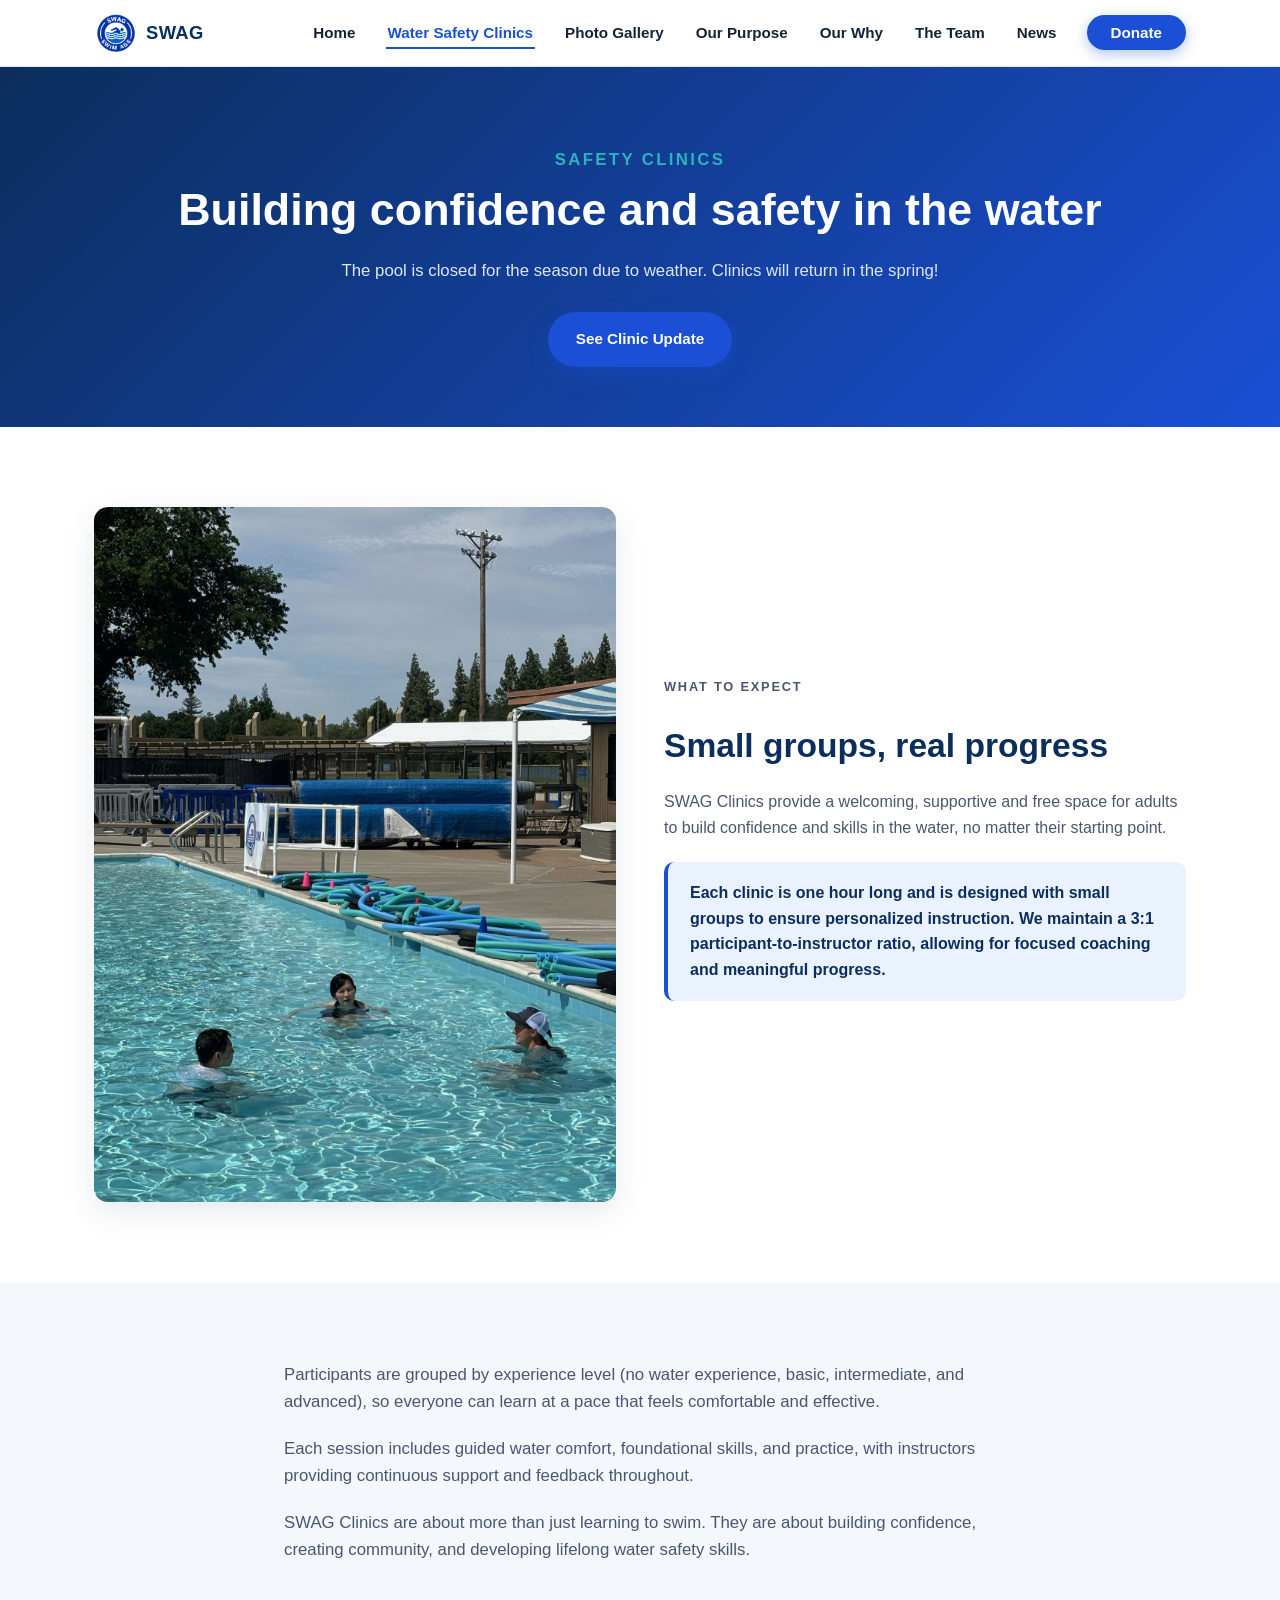
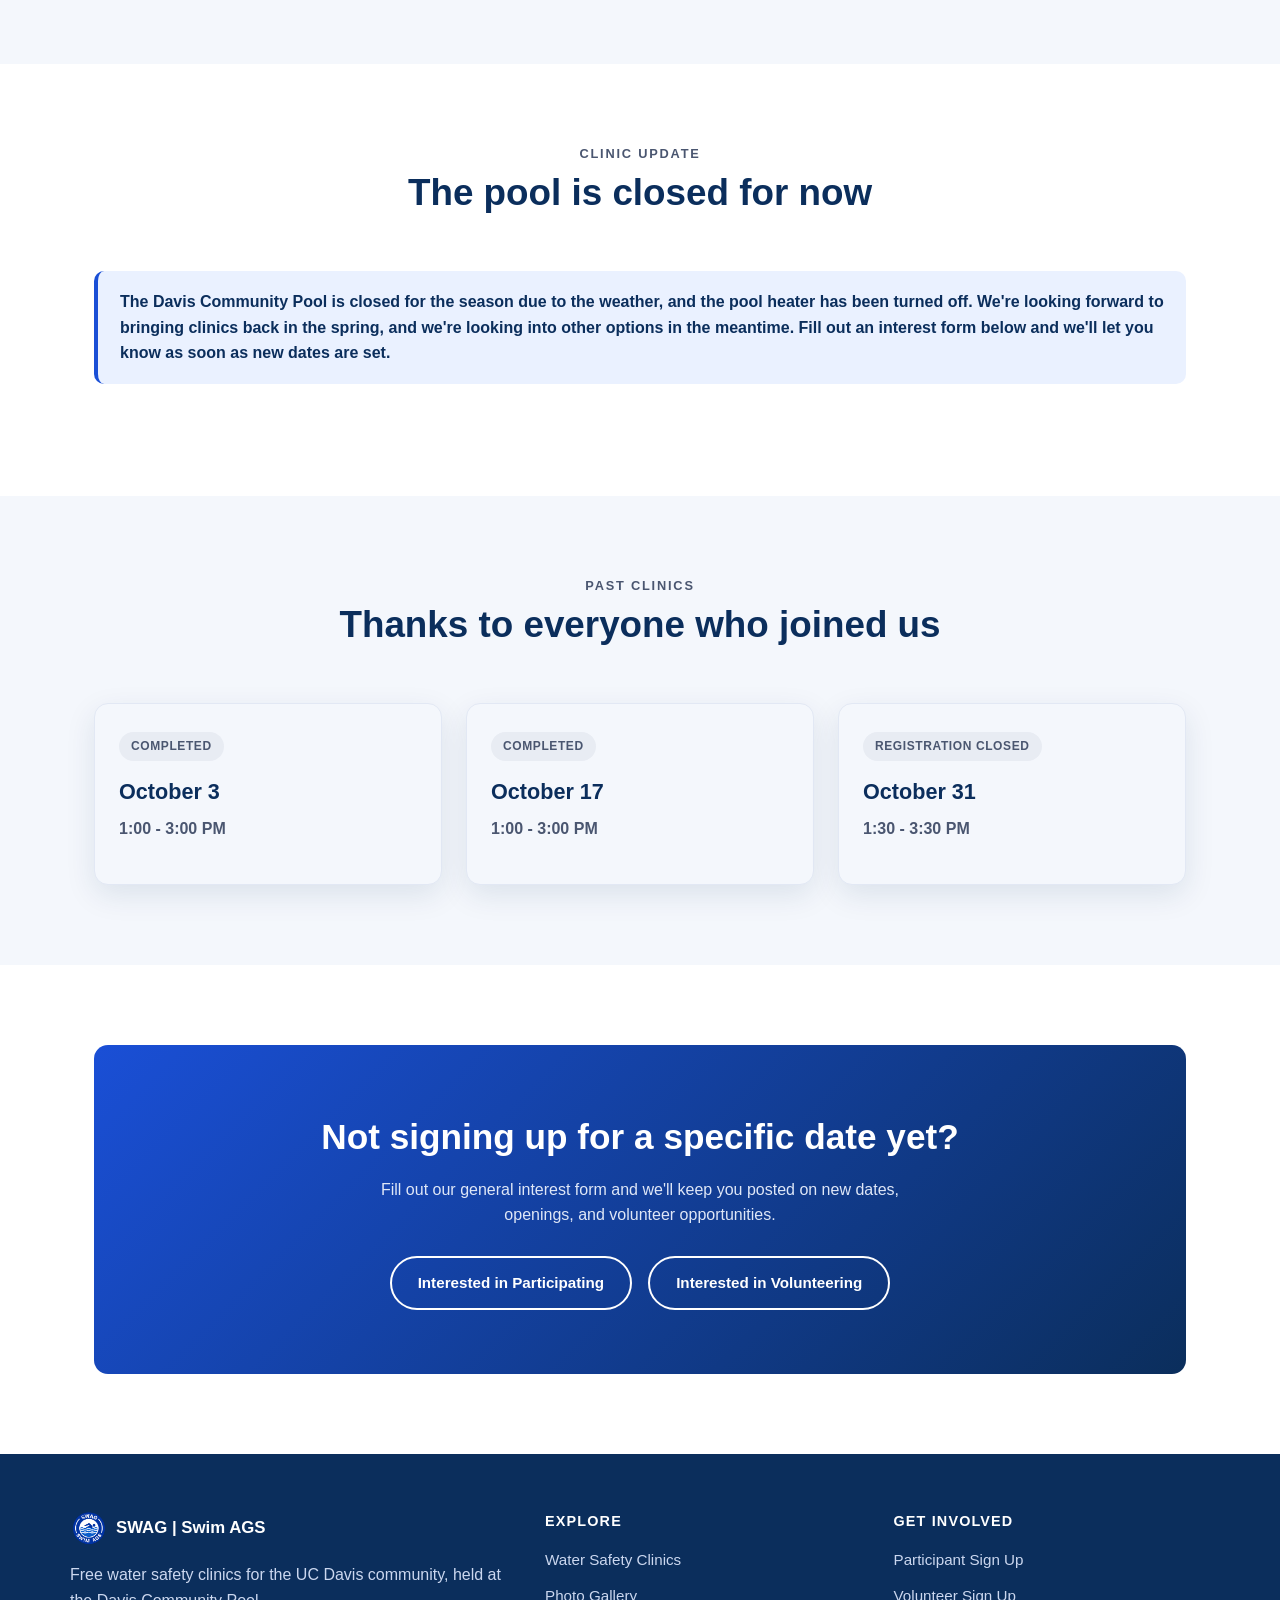
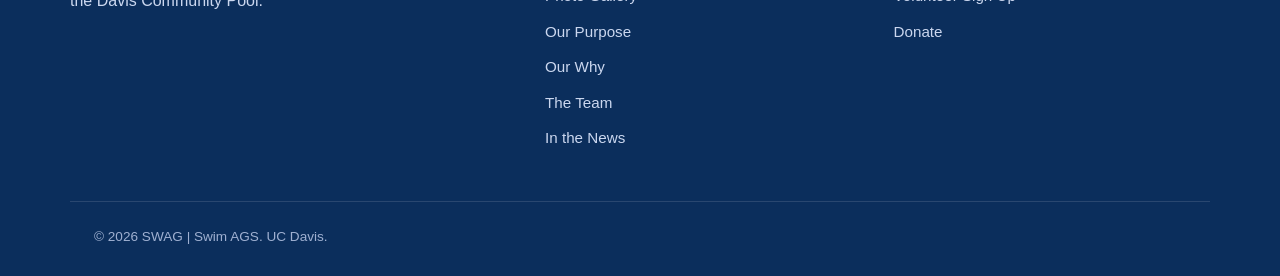
<file: water-safety-clinics.html>
<!DOCTYPE html>
<html lang="en">
<head>
<meta charset="UTF-8">
<meta name="viewport" content="width=device-width, initial-scale=1.0">
<title>Water Safety Clinics | SWAG</title>
<meta name="description" content="Free SWAG water safety clinics at the Davis Community Pool. The pool is closed for the season due to weather; clinics return in the spring.">
<link rel="icon" href="images/logo.png">
<link rel="stylesheet" href="styles.css">
</head>
<body>

<header class="site-header">
  <div class="nav-wrap">
    <a class="brand" href="index.html">
      <img src="images/logo.png" alt="SWAG logo">
      SWAG
    </a>
    <a class="nav-donate-mobile" href="donate.html">Donate</a>
    <button class="nav-toggle" aria-label="Toggle menu">
      <span></span><span></span><span></span>
    </button>
    <ul class="nav-links">
      <li><a href="index.html">Home</a></li>
      <li><a href="water-safety-clinics.html" class="active">Water Safety Clinics</a></li>
      <li><a href="photo-gallery.html">Photo Gallery</a></li>
      <li><a href="our-purpose.html">Our Purpose</a></li>
      <li><a href="our-why.html">Our Why</a></li>
      <li><a href="the-team.html">The Team</a></li>
      <li><a href="news.html">News</a></li>
      <li><a href="donate.html" class="donate-btn">Donate</a></li>
    </ul>
  </div>
</header>

<section class="page-hero">
  <p class="eyebrow">Safety Clinics</p>
  <h1>Building confidence and safety in the water</h1>
  <p>The pool is closed for the season due to weather. Clinics will return in the spring!</p>
  <div class="btn-row" style="justify-content:center; margin-top:28px;">
    <a class="btn btn-primary" href="#fall-schedule">See Clinic Update</a>
  </div>
</section>

<section>
  <div class="container">
    <div class="split">
      <img src="images/clinics-feature.jpg" alt="A SWAG instructor working one-on-one with a participant during a clinic">
      <div>
        <p class="eyebrow">What to expect</p>
        <h2>Small groups, real progress</h2>
        <p>SWAG Clinics provide a welcoming, supportive and free space for adults to build confidence and skills in the water, no matter their starting point.</p>
        <div class="callout">Each clinic is one hour long and is designed with small groups to ensure personalized instruction. We maintain a 3:1 participant-to-instructor ratio, allowing for focused coaching and meaningful progress.</div>
      </div>
    </div>
  </div>
</section>

<section class="section-soft">
  <div class="container prose">
    <p>Participants are grouped by experience level (no water experience, basic, intermediate, and advanced), so everyone can learn at a pace that feels comfortable and effective.</p>
    <p>Each session includes guided water comfort, foundational skills, and practice, with instructors providing continuous support and feedback throughout.</p>
    <p>SWAG Clinics are about more than just learning to swim. They are about building confidence, creating community, and developing lifelong water safety skills.</p>
  </div>
</section>

<section id="fall-schedule">
  <div class="container">
    <div class="section-head">
      <p class="eyebrow">Clinic Update</p>
      <h2>The pool is closed for now</h2>
    </div>
    <div class="callout">The Davis Community Pool is closed for the season due to the weather, and the pool heater has been turned off. We're looking forward to bringing clinics back in the spring, and we're looking into other options in the meantime. Fill out an interest form below and we'll let you know as soon as new dates are set.</div>
  </div>
</section>

<section id="past-clinics" class="section-soft">
  <div class="container">
    <div class="section-head">
      <p class="eyebrow">Past Clinics</p>
      <h2>Thanks to everyone who joined us</h2>
    </div>
    <div class="schedule-grid">
      <div class="schedule-card schedule-soon">
        <span class="schedule-badge schedule-badge-past">Completed</span>
        <span class="schedule-date">October 3</span>
        <span class="schedule-time">1:00 - 3:00 PM</span>
      </div>
      <div class="schedule-card schedule-soon">
        <span class="schedule-badge schedule-badge-past">Completed</span>
        <span class="schedule-date">October 17</span>
        <span class="schedule-time">1:00 - 3:00 PM</span>
      </div>
      <div class="schedule-card schedule-soon">
        <span class="schedule-badge schedule-badge-past">Registration Closed</span>
        <span class="schedule-date">October 31</span>
        <span class="schedule-time">1:30 - 3:30 PM</span>
      </div>
    </div>
  </div>
</section>

<section>
  <div class="container">
    <div class="cta-band">
      <h2>Not signing up for a specific date yet?</h2>
      <p>Fill out our general interest form and we'll keep you posted on new dates, openings, and volunteer opportunities.</p>
      <div class="btn-row">
        <a class="btn btn-outline" href="https://forms.gle/5JZZHzAvWUWawD1s6" target="_blank" rel="noopener">Interested in Participating</a>
        <a class="btn btn-outline" href="https://forms.gle/j1ZQgwT3dPPv3zo89" target="_blank" rel="noopener">Interested in Volunteering</a>
      </div>
    </div>
  </div>
</section>

<footer class="site-footer">
  <div class="footer-inner">
    <div>
      <div class="footer-brand">
        <img src="images/logo.png" alt="SWAG logo">
        <span>SWAG | Swim AGS</span>
      </div>
      <p>Free water safety clinics for the UC Davis community, held at the Davis Community Pool.</p>
    </div>
    <div>
      <h4>Explore</h4>
      <ul>
        <li><a href="water-safety-clinics.html">Water Safety Clinics</a></li>
        <li><a href="photo-gallery.html">Photo Gallery</a></li>
        <li><a href="our-purpose.html">Our Purpose</a></li>
        <li><a href="our-why.html">Our Why</a></li>
        <li><a href="the-team.html">The Team</a></li>
        <li><a href="news.html">In the News</a></li>
      </ul>
    </div>
    <div>
      <h4>Get Involved</h4>
      <ul>
        <li><a href="https://forms.gle/5JZZHzAvWUWawD1s6" target="_blank" rel="noopener">Participant Sign Up</a></li>
        <li><a href="https://forms.gle/j1ZQgwT3dPPv3zo89" target="_blank" rel="noopener">Volunteer Sign Up</a></li>
        <li><a href="donate.html">Donate</a></li>
      </ul>
    </div>
  </div>
  <div class="footer-bottom container">&copy; <span id="year"></span> SWAG | Swim AGS. UC Davis.</div>
</footer>

<script src="script.js"></script>
<script>document.getElementById('year').textContent = new Date().getFullYear();</script>
</body>
</html>
</file>
<file: styles.css>
:root {
  --navy: #0b2e5c;
  --blue: #1a4fd6;
  --blue-dark: #123a9e;
  --aqua: #2bb3c0;
  --ink: #142238;
  --ink-soft: #4a5670;
  --bg: #ffffff;
  --bg-soft: #f4f7fc;
  --bg-navy: #0b2e5c;
  --border: #e2e8f4;
  --radius: 14px;
  --shadow: 0 10px 30px rgba(11, 46, 92, 0.10);
  --max: 1140px;
}

* { box-sizing: border-box; }
html { scroll-behavior: smooth; }

body {
  margin: 0;
  font-family: "Segoe UI", -apple-system, BlinkMacSystemFont, Roboto, Helvetica, Arial, sans-serif;
  color: var(--ink);
  background: var(--bg);
  line-height: 1.6;
}

img { max-width: 100%; display: block; }

a { color: inherit; }

.container {
  max-width: var(--max);
  margin: 0 auto;
  padding: 0 24px;
}

/* ---------- Header ---------- */
.site-header {
  position: sticky;
  top: 0;
  z-index: 100;
  background: rgba(255, 255, 255, 0.96);
  backdrop-filter: blur(6px);
  border-bottom: 1px solid var(--border);
}

.nav-wrap {
  display: flex;
  align-items: center;
  justify-content: space-between;
  padding: 12px 24px;
  max-width: var(--max);
  margin: 0 auto;
}

.brand {
  display: flex;
  align-items: center;
  gap: 10px;
  text-decoration: none;
  font-weight: 800;
  color: var(--navy);
  font-size: 1.15rem;
  letter-spacing: 0.02em;
}

.brand img { width: 42px; height: 42px; }

.nav-links {
  display: flex;
  align-items: center;
  gap: 28px;
  list-style: none;
  margin: 0;
  padding: 0;
}

.nav-links a {
  text-decoration: none;
  color: var(--ink);
  font-weight: 600;
  font-size: 0.95rem;
  padding: 6px 2px;
  border-bottom: 2px solid transparent;
  transition: color 0.15s, border-color 0.15s;
}

.nav-links a:hover,
.nav-links a.active {
  color: var(--blue);
  border-color: var(--blue);
}

.nav-links a.donate-btn {
  background: var(--blue);
  color: #fff;
  font-weight: 800;
  padding: 9px 24px;
  border-radius: 999px;
  border-bottom: none;
  box-shadow: 0 4px 14px rgba(26, 79, 214, 0.35);
}
.nav-links a.donate-btn:hover {
  background: var(--blue-dark);
  color: #fff;
  border-color: transparent;
}

.nav-donate-mobile { display: none; }

.nav-toggle {
  display: none;
  background: none;
  border: none;
  cursor: pointer;
  padding: 6px;
}
.nav-toggle span {
  display: block;
  width: 24px;
  height: 2px;
  background: var(--navy);
  margin: 5px 0;
  transition: transform 0.2s, opacity 0.2s;
}

@media (max-width: 820px) {
  .nav-toggle { display: block; }
  .nav-donate-mobile {
    display: inline-flex;
    align-items: center;
    background: var(--blue);
    color: #fff;
    font-weight: 800;
    font-size: 0.92rem;
    padding: 10px 18px;
    border-radius: 999px;
    text-decoration: none;
    margin-left: auto;
    margin-right: 14px;
    box-shadow: 0 4px 14px rgba(26, 79, 214, 0.4);
  }
  .nav-donate-mobile:hover { background: var(--blue-dark); }
  .nav-links a.donate-btn { display: none; }
  .nav-links {
    position: absolute;
    top: 100%;
    left: 0;
    right: 0;
    background: #fff;
    flex-direction: column;
    align-items: flex-start;
    gap: 0;
    border-bottom: 1px solid var(--border);
    box-shadow: var(--shadow);
    max-height: 0;
    overflow: hidden;
    transition: max-height 0.25s ease;
  }
  .nav-links.open { max-height: 420px; }
  .nav-links li { width: 100%; }
  .nav-links a {
    display: block;
    padding: 14px 24px;
    border-bottom: 1px solid var(--border);
    border-left: 3px solid transparent;
  }
  .nav-links a.active, .nav-links a:hover {
    border-left-color: var(--blue);
    border-bottom-color: var(--border);
    background: var(--bg-soft);
  }
  .nav-links a.donate-btn {
    margin: 12px 24px;
    width: calc(100% - 48px);
    text-align: center;
    border-radius: 999px;
    border-left: none;
    border-bottom: none;
  }
  .nav-links a.donate-btn:hover {
    background: var(--blue-dark);
  }
}

/* ---------- Buttons ---------- */
.btn {
  display: inline-flex;
  align-items: center;
  gap: 8px;
  padding: 13px 26px;
  border-radius: 999px;
  font-weight: 700;
  font-size: 0.95rem;
  text-decoration: none;
  border: 2px solid transparent;
  cursor: pointer;
  transition: transform 0.15s, box-shadow 0.15s, background 0.15s, color 0.15s;
}
.btn:hover { transform: translateY(-2px); }

.btn-primary {
  background: var(--blue);
  color: #fff;
  box-shadow: 0 8px 20px rgba(26, 79, 214, 0.30);
}
.btn-primary:hover { background: var(--blue-dark); }

.btn-outline {
  background: transparent;
  border-color: #fff;
  color: #fff;
}
.btn-outline:hover { background: rgba(255,255,255,0.12); }

.btn-navy {
  background: var(--navy);
  color: #fff;
}
.btn-navy:hover { background: var(--blue-dark); }

.btn-row {
  display: flex;
  flex-wrap: wrap;
  gap: 16px;
}

/* ---------- Hero ---------- */
.hero {
  position: relative;
  color: #fff;
  overflow: hidden;
}
.hero-media {
  position: absolute;
  inset: 0;
  z-index: 0;
}
.hero-media img {
  width: 100%;
  height: 100%;
  object-fit: cover;
  object-position: center 30%;
}
.hero-media::after {
  content: "";
  position: absolute;
  inset: 0;
  background: linear-gradient(180deg, rgba(11,46,92,0.78) 0%, rgba(11,46,92,0.88) 100%);
}
.hero-inner {
  position: relative;
  z-index: 1;
  max-width: var(--max);
  margin: 0 auto;
  padding: 110px 24px 90px;
}
.hero-grid {
  display: grid;
  grid-template-columns: 1.3fr 1fr;
  gap: 40px;
  align-items: start;
}
.hero-visual {
  display: flex;
  justify-content: center;
  margin-top: 36px;
}
.hero-visual img {
  width: 100%;
  max-width: 300px;
  filter: drop-shadow(0 20px 40px rgba(0, 0, 0, 0.35));
}
@media (max-width: 900px) {
  .hero-grid { grid-template-columns: 1fr; }
  .hero-visual { display: none; }
}
.eyebrow {
  text-transform: uppercase;
  letter-spacing: 0.14em;
  font-weight: 700;
  font-size: 0.8rem;
  color: var(--aqua);
  margin: 0 0 14px;
}
.hero h1 {
  font-size: clamp(2.2rem, 5vw, 3.4rem);
  margin: 0 0 18px;
  font-weight: 800;
  line-height: 1.1;
}
.hero p {
  font-size: 1.1rem;
  max-width: 620px;
  color: #dfe7f7;
  margin: 0 0 32px;
}

/* Simple page header (non-home hero) */
.page-hero {
  background: linear-gradient(135deg, var(--navy), var(--blue));
  color: #fff;
  padding: 80px 24px 60px;
  text-align: center;
}
.page-hero .eyebrow { color: var(--aqua); text-align: center; }
.page-hero h1 { margin: 0 0 12px; font-size: clamp(2rem, 4vw, 2.8rem); font-weight: 800; }
.page-hero p { max-width: 640px; margin: 0 auto; color: #dfe7f7; font-size: 1.05rem; }

/* ---------- Sections ---------- */
section { padding: 80px 0; }
.section-soft { background: var(--bg-soft); }
.section-navy { background: var(--navy); color: #fff; }

.section-head { text-align: center; max-width: 680px; margin: 0 auto 48px; }
.section-head .eyebrow { text-align: center; }
.section-head h2 { font-size: clamp(1.7rem, 3vw, 2.3rem); margin: 0 0 14px; font-weight: 800; color: var(--navy); }
.section-navy .section-head h2 { color: #fff; }
.section-head p { color: var(--ink-soft); margin: 0; }

/* Stats */
.stats-grid {
  display: grid;
  grid-template-columns: repeat(auto-fit, minmax(220px, 1fr));
  gap: 28px;
}
.stat-card {
  background: #fff;
  border: 1px solid var(--border);
  border-radius: var(--radius);
  padding: 34px 26px;
  text-align: center;
  box-shadow: var(--shadow);
}
.stat-num {
  font-size: 2.6rem;
  font-weight: 800;
  color: var(--blue);
  display: block;
  margin-bottom: 8px;
}
.stat-card p { margin: 0; color: var(--ink-soft); font-size: 0.98rem; }

/* Purpose cards */
.cards-grid {
  display: grid;
  grid-template-columns: repeat(auto-fit, minmax(230px, 1fr));
  gap: 24px;
}
.card {
  background: #fff;
  border: 1px solid var(--border);
  border-radius: var(--radius);
  padding: 30px 24px;
  box-shadow: var(--shadow);
}
.card .eyebrow { margin-bottom: 10px; }
.card h3 { margin: 0 0 10px; color: var(--navy); font-size: 1.2rem; }
.card p { margin: 0; color: var(--ink-soft); }

/* Two-column feature */
.split {
  display: grid;
  grid-template-columns: 1fr 1fr;
  gap: 48px;
  align-items: center;
}
.split img { border-radius: var(--radius); box-shadow: var(--shadow); width: 100%; height: 100%; object-fit: cover; }
.split h2 { color: var(--navy); font-size: clamp(1.6rem, 3vw, 2.1rem); margin: 0 0 16px; font-weight: 800; }
.split p { color: var(--ink-soft); margin: 0 0 22px; }
@media (max-width: 780px) {
  .split { grid-template-columns: 1fr; }
}

/* CTA banner */
.cta-band {
  background: linear-gradient(135deg, var(--blue), var(--navy));
  color: #fff;
  text-align: center;
  padding: 64px 24px;
  border-radius: var(--radius);
}
.cta-band h2 { margin: 0 0 12px; font-size: clamp(1.6rem, 3vw, 2.2rem); font-weight: 800; }
.cta-band p { color: #dfe7f7; max-width: 520px; margin: 0 auto 28px; }
.cta-band .btn-row { justify-content: center; }

/* Long-form body copy */
.prose { max-width: 760px; margin: 0 auto; }
.prose p { color: var(--ink-soft); font-size: 1.05rem; margin: 0 0 20px; }
.callout {
  background: #eaf1ff;
  border-left: 4px solid var(--blue);
  border-radius: 10px;
  padding: 18px 22px;
  color: var(--navy);
  font-weight: 600;
  margin: 0 0 32px;
}

/* Team */
.team-grid {
  display: grid;
  grid-template-columns: repeat(auto-fit, minmax(280px, 1fr));
  gap: 32px;
}
.team-card {
  background: #fff;
  border: 1px solid var(--border);
  border-radius: var(--radius);
  overflow: hidden;
  box-shadow: var(--shadow);
}
.team-card img { width: 100%; aspect-ratio: 4 / 5; object-fit: cover; }
.team-card-body { padding: 24px; }
.team-card-body h3 { margin: 0 0 4px; color: var(--navy); }
.team-card-body .role { color: var(--aqua); font-weight: 700; font-size: 0.85rem; text-transform: uppercase; letter-spacing: 0.06em; margin-bottom: 4px; display: block; }
.team-card-body .team-meta { color: var(--ink-soft); margin: 0 0 14px; font-size: 0.92rem; }
.team-card-body p.quote { color: var(--ink-soft); margin: 0 0 16px; font-style: italic; }
/* News */
.news-grid {
  display: grid;
  grid-template-columns: repeat(auto-fit, minmax(300px, 1fr));
  gap: 28px;
}
.news-card {
  background: #fff;
  border: 1px solid var(--border);
  border-radius: var(--radius);
  overflow: hidden;
  box-shadow: var(--shadow);
  display: flex;
  flex-direction: column;
}
.news-card img { width: 100%; aspect-ratio: 16 / 9; object-fit: cover; }
.news-card-body { padding: 24px; display: flex; flex-direction: column; gap: 10px; flex: 1; }
.news-card-body .news-date { color: var(--aqua); font-weight: 700; font-size: 0.8rem; text-transform: uppercase; letter-spacing: 0.06em; }
.news-card-body h3 { margin: 0; color: var(--navy); font-size: 1.15rem; line-height: 1.3; }
.news-card-body p { margin: 0; color: var(--ink-soft); }
.news-card-body a.read-more { margin-top: auto; font-weight: 700; color: var(--blue); text-decoration: none; padding-top: 6px; }
.news-card-body a.read-more:hover { text-decoration: underline; }
.news-empty {
  text-align: center;
  color: var(--ink-soft);
  padding: 40px 24px;
  border: 1px dashed var(--border);
  border-radius: var(--radius);
  grid-column: 1 / -1;
}

.team-social {
  display: flex;
  gap: 10px;
  list-style: none;
  margin: 0;
  padding: 0;
}
.team-social a {
  display: flex;
  align-items: center;
  justify-content: center;
  width: 34px;
  height: 34px;
  border-radius: 50%;
  background: var(--bg-soft);
  color: var(--blue);
  text-decoration: none;
  border: 1px solid var(--border);
  transition: background 0.15s, color 0.15s;
}
.team-social a svg { width: 17px; height: 17px; }
.team-social a:hover {
  background: var(--blue);
  color: #fff;
}

/* Fall clinic schedule */
.schedule-grid {
  display: grid;
  grid-template-columns: repeat(auto-fit, minmax(240px, 1fr));
  gap: 24px;
}
.schedule-card {
  background: #fff;
  border: 1px solid var(--border);
  border-radius: var(--radius);
  padding: 28px 24px;
  box-shadow: var(--shadow);
  display: flex;
  flex-direction: column;
  gap: 6px;
}
.schedule-card.schedule-soon { background: var(--bg-soft); }
.schedule-badge {
  align-self: flex-start;
  background: #e1f7e6;
  color: #1a8a3d;
  font-weight: 700;
  font-size: 0.75rem;
  text-transform: uppercase;
  letter-spacing: 0.05em;
  padding: 5px 12px;
  border-radius: 999px;
  margin-bottom: 8px;
}
.schedule-badge-soon { background: #eaf1ff; color: var(--blue); }
.schedule-badge-past { background: #e8ecf3; color: var(--ink-soft); }
.schedule-date { font-size: 1.35rem; font-weight: 800; color: var(--navy); }
.schedule-time { color: var(--ink-soft); font-weight: 600; margin-bottom: 14px; }
.schedule-note { color: var(--ink-soft); margin: 0; font-size: 0.92rem; }
.schedule-card .btn-row { gap: 12px; }
.schedule-card .btn { padding: 11px 18px; font-size: 0.88rem; }

/* Clinic popup */
.clinic-popup-overlay {
  position: fixed;
  inset: 0;
  background: rgba(11, 20, 38, 0.6);
  display: none;
  align-items: center;
  justify-content: center;
  z-index: 300;
  padding: 20px;
}
.clinic-popup-overlay.open { display: flex; }
.clinic-popup-card {
  position: relative;
  background: #fff;
  border-radius: var(--radius);
  box-shadow: 0 24px 60px rgba(11, 46, 92, 0.35);
  max-width: 440px;
  width: 100%;
  padding: 40px 32px 32px;
  text-align: center;
}
.clinic-popup-close {
  position: absolute;
  top: 14px;
  right: 16px;
  background: none;
  border: none;
  font-size: 1.6rem;
  line-height: 1;
  color: var(--ink-soft);
  cursor: pointer;
  padding: 6px;
}
.clinic-popup-close:hover { color: var(--navy); }
.clinic-popup-card .eyebrow { text-align: center; }
.clinic-popup-card h2 { color: var(--navy); font-size: 1.5rem; margin: 0 0 12px; font-weight: 800; }
.clinic-popup-card p { color: var(--ink-soft); margin: 0 0 18px; }
.clinic-popup-dates {
  list-style: none;
  margin: 0 0 22px;
  padding: 0;
  display: flex;
  flex-wrap: wrap;
  justify-content: center;
  gap: 8px;
}
.clinic-popup-dates li {
  background: var(--bg-soft);
  border: 1px solid var(--border);
  border-radius: 999px;
  padding: 6px 14px;
  font-weight: 700;
  font-size: 0.85rem;
  color: var(--navy);
}
.clinic-popup-card .btn-row { justify-content: center; }

/* Gallery */
.gallery-grid {
  columns: 4 260px;
  column-gap: 16px;
}
.gallery-grid figure {
  margin: 0 0 16px;
  break-inside: avoid;
  border-radius: var(--radius);
  overflow: hidden;
  box-shadow: var(--shadow);
  cursor: zoom-in;
}
.gallery-grid img {
  width: 100%;
  display: block;
  transition: transform 0.3s ease;
}
.gallery-grid figure:hover img { transform: scale(1.04); }

.lightbox {
  position: fixed;
  inset: 0;
  background: rgba(11, 20, 38, 0.92);
  display: none;
  align-items: center;
  justify-content: center;
  z-index: 200;
  padding: 40px 20px;
}
.lightbox.open { display: flex; }
.lightbox img { max-width: 100%; max-height: 88vh; border-radius: 10px; }
.lightbox-close {
  position: absolute;
  top: 24px;
  right: 30px;
  color: #fff;
  font-size: 2rem;
  background: none;
  border: none;
  cursor: pointer;
  line-height: 1;
}

/* Footer */
.site-footer {
  background: var(--navy);
  color: #cbd7ef;
  padding: 56px 24px 28px;
}
.footer-inner {
  max-width: var(--max);
  margin: 0 auto;
  display: grid;
  grid-template-columns: 1.4fr 1fr 1fr;
  gap: 32px;
}
.footer-brand { display: flex; align-items: center; gap: 10px; margin-bottom: 12px; }
.footer-brand img { width: 36px; height: 36px; }
.footer-brand span { color: #fff; font-weight: 800; font-size: 1.05rem; }
.site-footer h4 { color: #fff; font-size: 0.9rem; text-transform: uppercase; letter-spacing: 0.08em; margin: 0 0 14px; }
.site-footer ul { list-style: none; margin: 0; padding: 0; }
.site-footer li { margin-bottom: 10px; }
.site-footer a { color: #cbd7ef; text-decoration: none; font-size: 0.95rem; }
.site-footer a:hover { color: #fff; }
.footer-bottom {
  max-width: var(--max);
  margin: 40px auto 0;
  padding-top: 24px;
  border-top: 1px solid rgba(255,255,255,0.12);
  font-size: 0.85rem;
  color: #9fb0d1;
}
@media (max-width: 700px) {
  .footer-inner { grid-template-columns: 1fr; }
}
</file>
